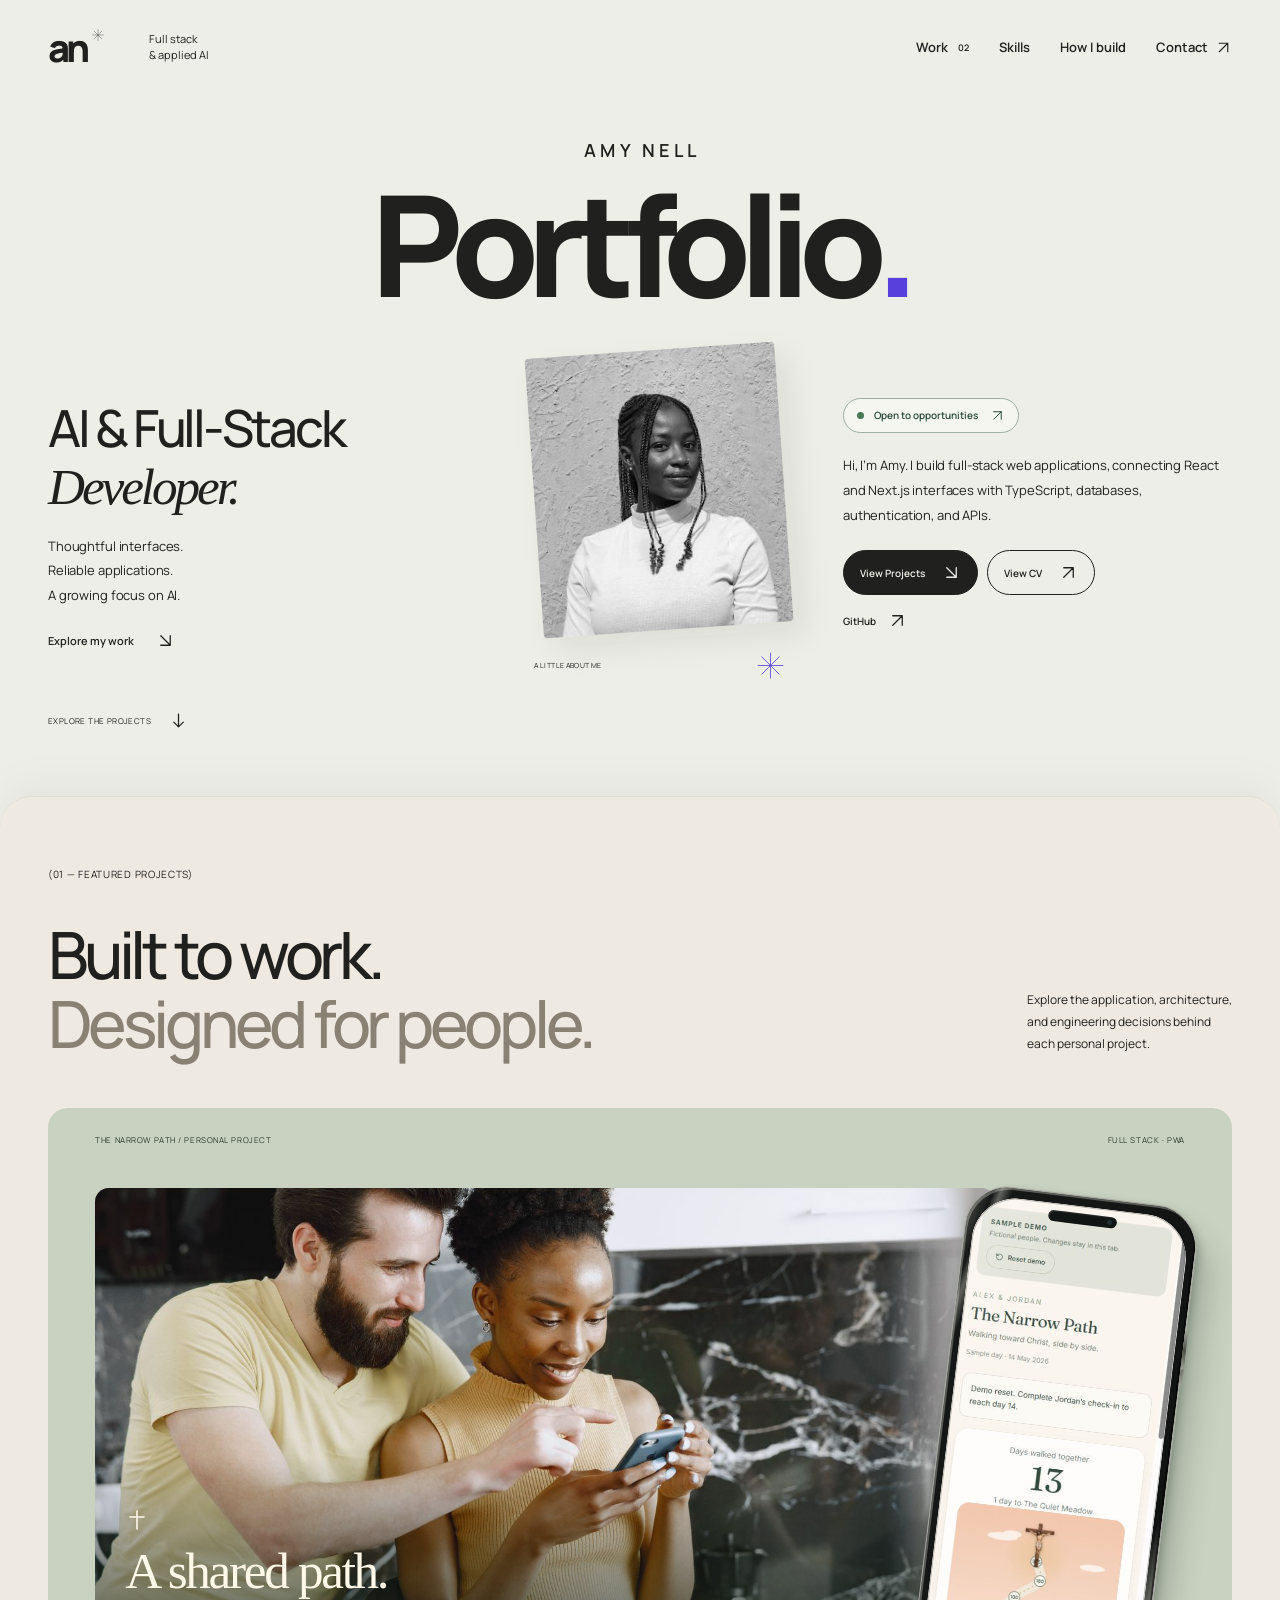
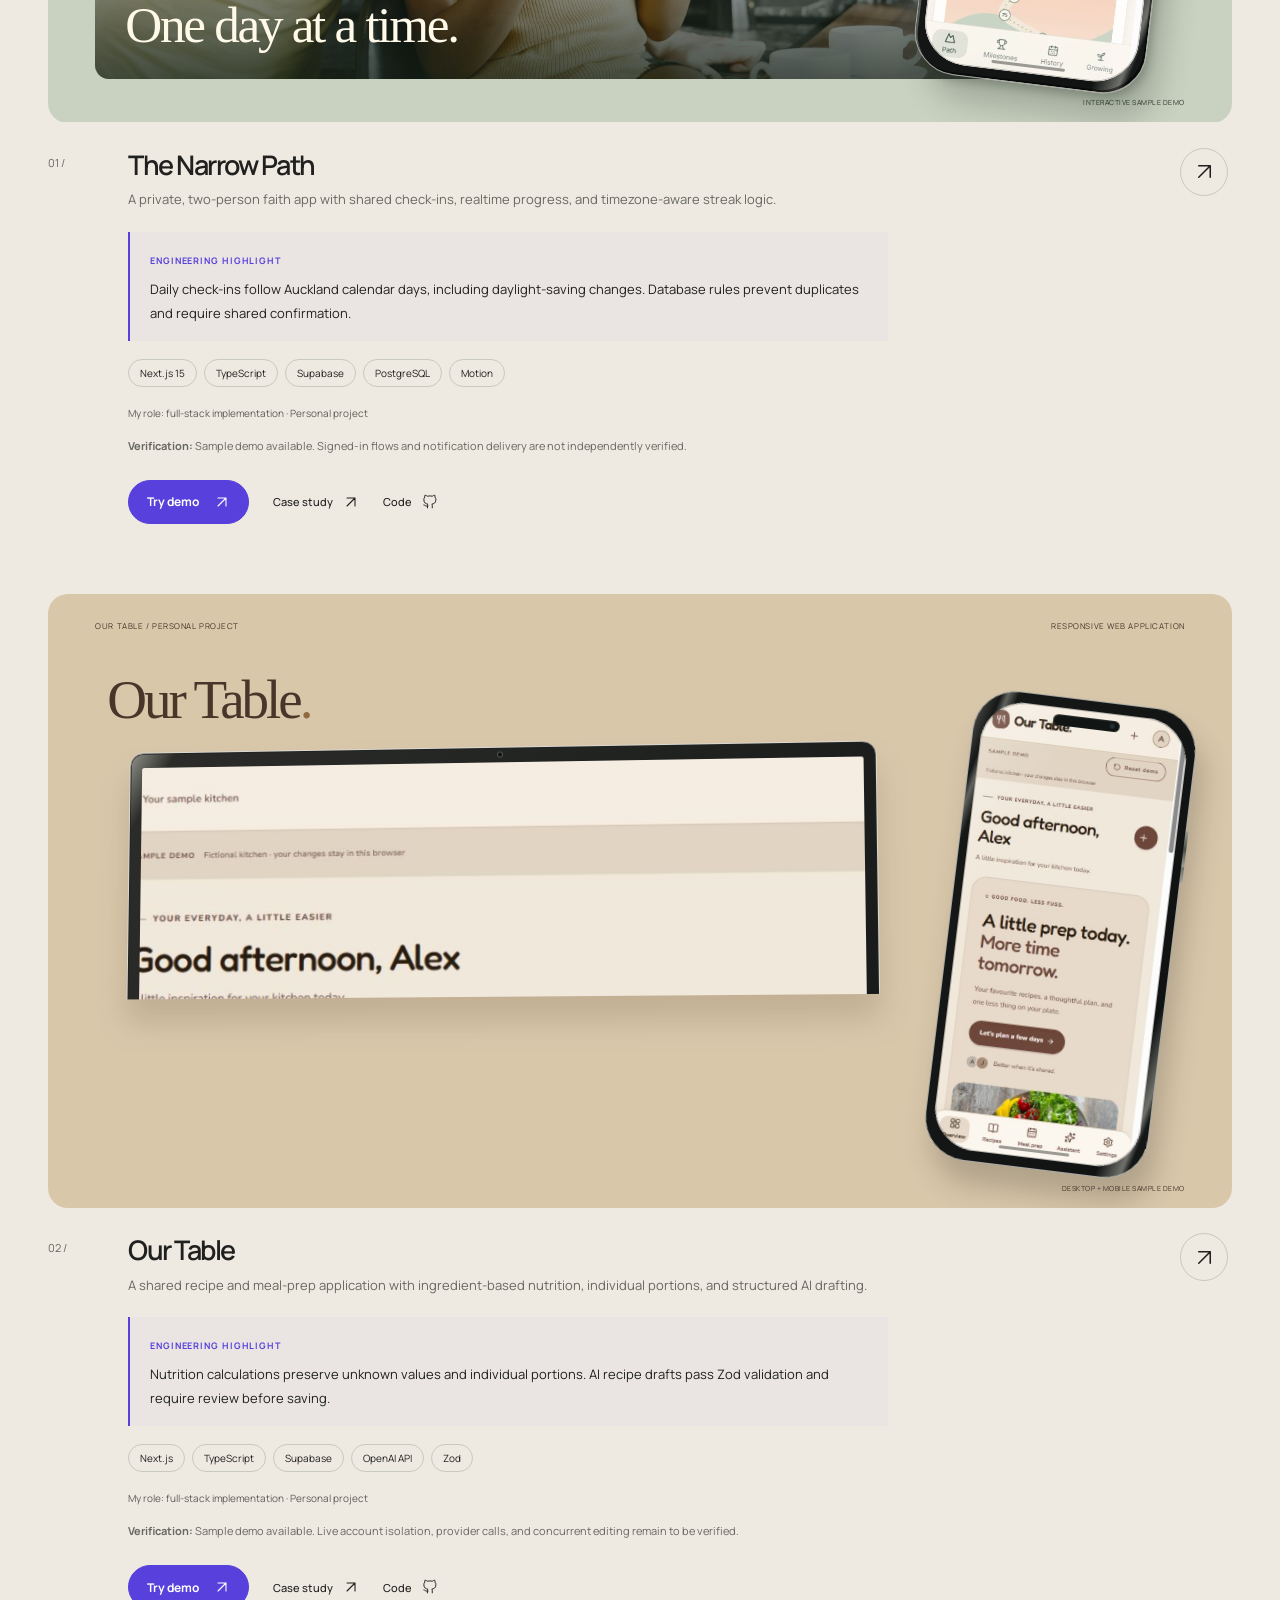
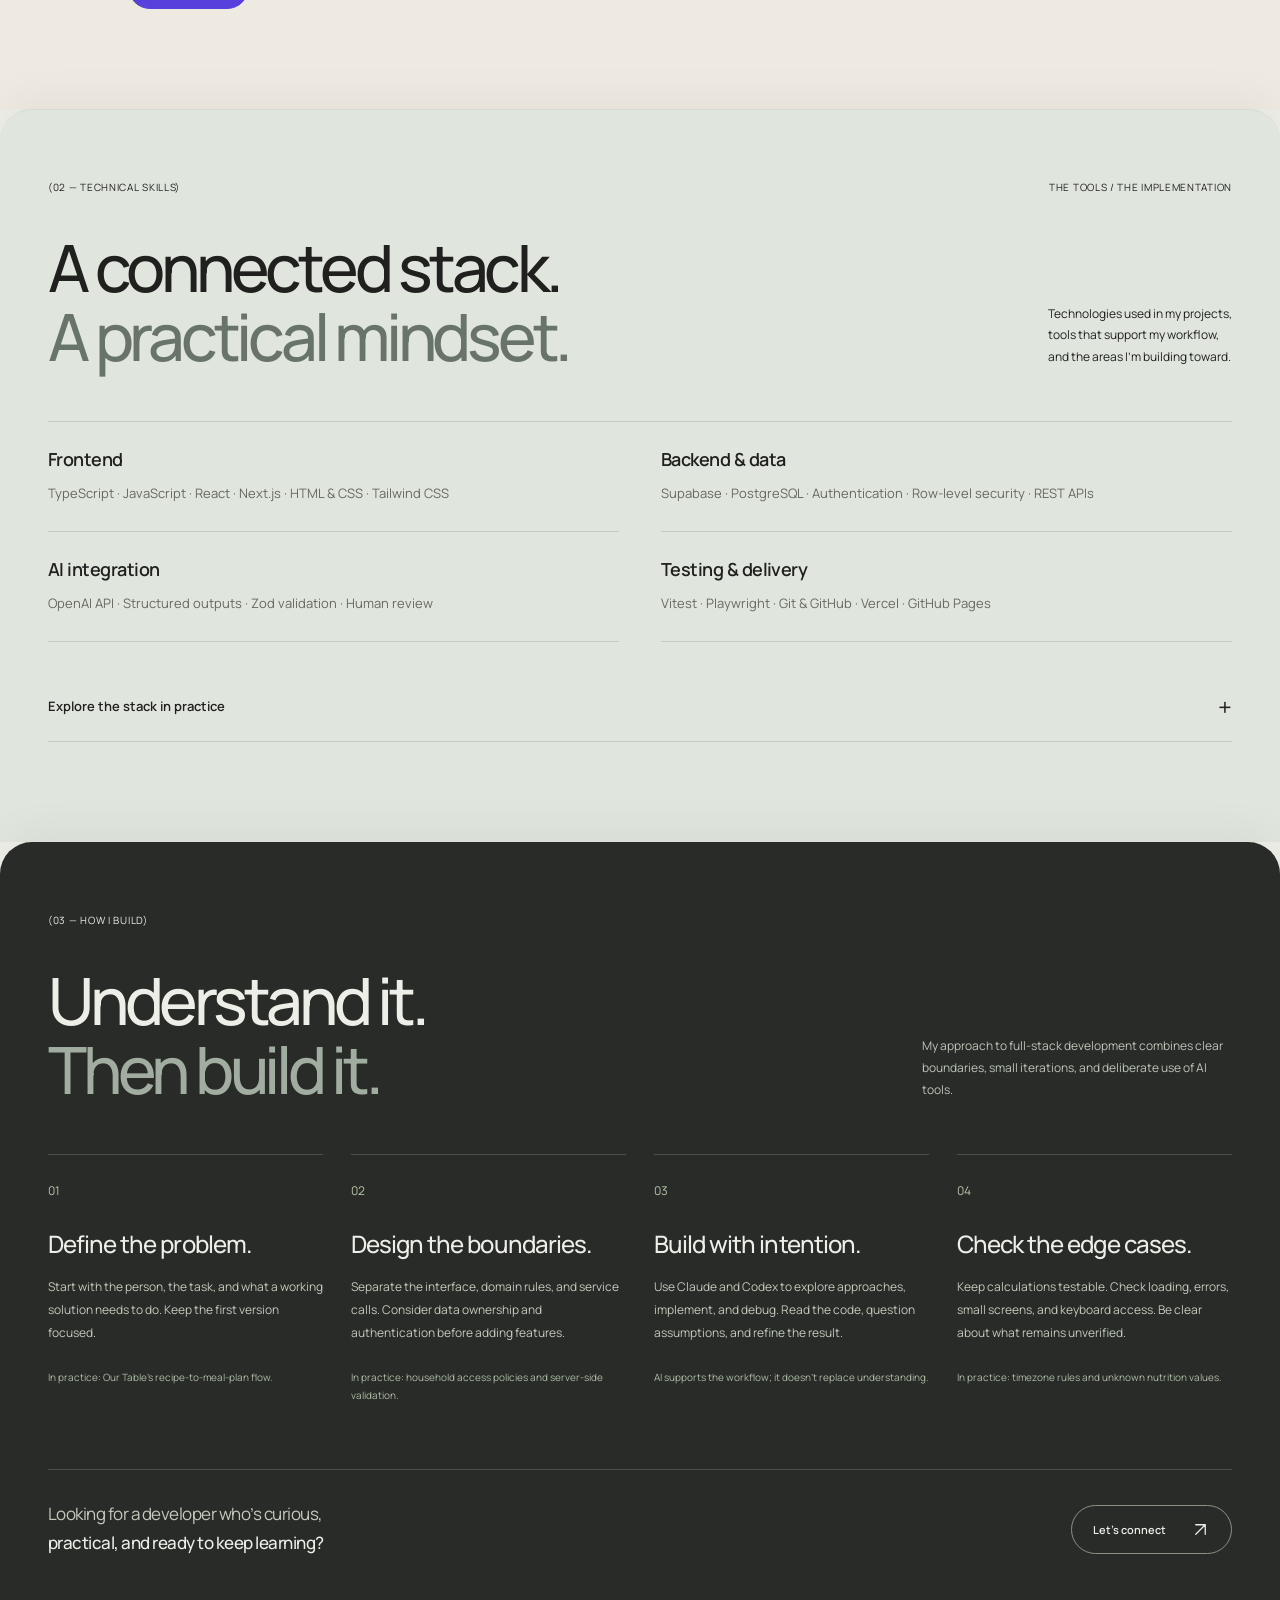
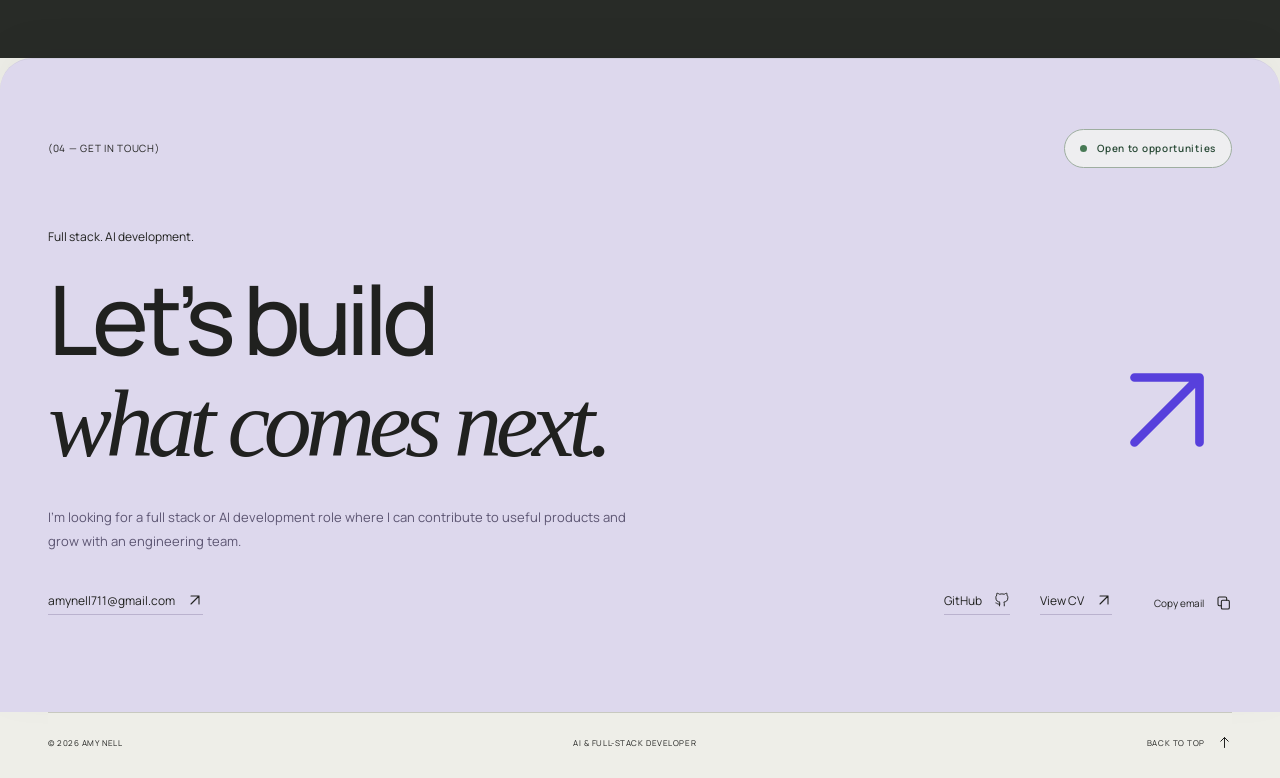
<file: index.html>
<!doctype html>
<html lang="en">
<head>
  <meta charset="UTF-8">
  <meta name="viewport" content="width=device-width, initial-scale=1">
  <meta name="description" content="Amy Nell — AI-focused full-stack developer. Explore real applications, technical case studies, APIs, authentication, databases, and AI-assisted development.">
  <meta name="theme-color" content="#eeeee8">
  <meta property="og:title" content="Amy Nell — AI & Full-Stack Developer">
  <meta property="og:description" content="Real applications. Thoughtful engineering. Explore Amy’s full-stack projects, technical decisions, and approach to AI-assisted development.">
  <meta property="og:type" content="website">
  <meta property="og:url" content="https://amahlenell.github.io/portfolio/">
  <meta property="og:image" content="https://amahlenell.github.io/portfolio/assets/amy-nell.jpg">
  <link rel="canonical" href="https://amahlenell.github.io/portfolio/">
  <title>Amy Nell — AI & Full-Stack Developer</title>
  <link rel="icon" href="assets/favicon.svg" type="image/svg+xml">
  <link rel="preload" href="assets/manrope.woff2" as="font" type="font/woff2" crossorigin>
  <link rel="preload" href="assets/amy-nell.jpg" as="image">
  <link rel="stylesheet" href="style.css">
  <link rel="stylesheet" href="refinements.css">
  <link rel="stylesheet" href="interactions.css">
  <link rel="stylesheet" href="portfolio-update.css">
  <script src="app.js" defer></script>
  <script src="interactions.js" defer></script>
</head>
<body>
  <a class="skip" href="#main">Skip to content</a>
  <div class="progress" aria-hidden="true"></div>
  <header class="header shell">
    <a class="wordmark" href="#home" aria-label="Amy Nell home">an<svg class="brand-star" aria-hidden="true"><use href="assets/icons.svg#star"></use></svg></a>
    <span class="header-role">Full stack<br>& applied AI</span>
    <nav aria-label="Main navigation"><a href="#work">Work <sup>02</sup></a><a href="#skills">Skills</a><a href="#how-i-build">How I build</a><a href="#contact">Contact <svg class="icon" aria-hidden="true"><use href="assets/icons.svg#arrow-up-right"></use></svg></a></nav>
  </header>
  <main id="main" class="stacked-panels">
    <section class="hero panel portfolio-hero" id="home" aria-labelledby="hero-title"><div class="shell">
  <p class="hero-name">AMY NELL</p>
  <h1 id="hero-title" aria-label="Amy Nell’s portfolio">Portfolio<span class="name-dot">.</span></h1>
  <div class="hero-bottom">
    <div class="hero-intro" id="about"><h2>AI & Full-Stack<br><em>Developer.</em></h2><p>Thoughtful interfaces.<br>Reliable applications.<br>A growing focus on AI.</p><a class="text-link" href="#work">Explore my work <svg class="icon" aria-hidden="true"><use href="assets/icons.svg#arrow-down-right"></use></svg></a></div>
    <figure class="portrait"><button class="portrait-toggle" type="button" aria-label="Show portrait in colour" aria-pressed="false"><span class="portrait-frame"><img src="assets/amy-nell.jpg" alt="Amy Nell, AI-focused full-stack developer" width="800" height="800" fetchpriority="high"></span></button><figcaption><span>A LITTLE ABOUT ME</span><svg class="asterisk" aria-hidden="true"><use href="assets/icons.svg#star"></use></svg></figcaption></figure>
    <div class="hero-biography"><a class="status-pill" href="#contact"><span class="status-dot" aria-hidden="true"></span>Open to opportunities <svg class="icon" aria-hidden="true"><use href="assets/icons.svg#arrow-up-right"></use></svg></a><p>Hi, I’m Amy. I build full-stack web applications, connecting React and Next.js interfaces with TypeScript, databases, authentication, and APIs.</p><div class="hero-actions"><a class="button-primary" href="#work">View Projects <svg class="icon" aria-hidden="true"><use href="assets/icons.svg#arrow-down-right"></use></svg></a><a class="button-outline" href="assets/amy-nell-cv.pdf" target="_blank" rel="noopener">View CV <svg class="icon" aria-hidden="true"><use href="assets/icons.svg#arrow-up-right"></use></svg></a><a class="text-link" href="https://github.com/amahlenell" target="_blank" rel="noopener">GitHub <svg class="icon" aria-hidden="true"><use href="assets/icons.svg#arrow-up-right"></use></svg></a></div></div>
  </div><div class="hero-foot"><a href="#work">EXPLORE THE PROJECTS <svg class="icon" aria-hidden="true"><use href="assets/icons.svg#arrow-down"></use></svg></a></div>
 </div></section>

    <section class="work panel" id="work" aria-labelledby="work-title"><div class="shell">
      <div class="section-top"><span>(01 — FEATURED PROJECTS)</span></div>
      <div class="section-heading"><h2 id="work-title">Built to work.<br><span>Designed for people.</span></h2><p>Explore the application, architecture,<br>and engineering decisions behind<br>each personal project.</p></div>
      <article class="project narrow" id="narrow-path">
        <button class="project-visual" data-project="narrow" aria-label="Read The Narrow Path case study"><div class="narrow-cover product-cover">
          <div class="product-cover-header"><span>THE NARROW PATH / PERSONAL PROJECT</span><span>FULL STACK · PWA</span></div>
          <div class="lifestyle-frame"><img src="assets/narrow-path-lifestyle.jpg" alt="Licensed lifestyle photograph of a smiling couple sharing a phone at a table; stock models, not application users" width="1400" height="933" loading="lazy"><div class="lifestyle-copy"><svg class="icon" aria-hidden="true"><use href="assets/icons.svg#cross"></use></svg><h3>A shared path.<span>One day at a time.</span></h3></div></div>
          <div class="device-phone narrow-device"><span class="device-button" aria-hidden="true"></span><span class="device-island" aria-hidden="true"></span><div class="device-screen"><img src="assets/narrow-path-demo-mobile.png" alt="The Narrow Path sample demo with fictional people and shared progress" width="390" height="844" loading="lazy"></div><span class="device-home" aria-hidden="true"></span></div><span class="device-caption">INTERACTIVE SAMPLE DEMO</span>
        </div><span class="project-open" aria-hidden="true">View case study <svg class="icon"><use href="assets/icons.svg#arrow-up-right"></use></svg></span></button>
        
        <div class="project-info"><div class="project-number">01 /</div><div class="project-description"><h3>The Narrow Path</h3><p>A private, two-person faith app with shared check-ins, realtime progress, and timezone-aware streak logic.</p><div class="engineering-highlight"><span>ENGINEERING HIGHLIGHT</span><p>Daily check-ins follow Auckland calendar days, including daylight-saving changes. Database rules prevent duplicates and require shared confirmation.</p></div><div class="tags"><span>Next.js 15</span><span>TypeScript</span><span>Supabase</span><span>PostgreSQL</span><span>Motion</span></div><p class="project-role">My role: full-stack implementation · Personal project</p><p class="verification-note"><strong>Verification:</strong> Sample demo available. Signed-in flows and notification delivery are not independently verified.</p><div class="project-actions"><a class="try-demo" href="https://narrow-path-recruiter-demo.vercel.app/demo" target="_blank" rel="noopener">Try demo <svg class="icon" aria-hidden="true"><use href="assets/icons.svg#arrow-up-right"></use></svg></a><button class="text-link" data-project="narrow">Case study <svg class="icon" aria-hidden="true"><use href="assets/icons.svg#arrow-up-right"></use></svg></button><a href="https://github.com/amahlenell/narrow-path" target="_blank" rel="noopener">Code <svg class="icon" aria-hidden="true"><use href="assets/icons.svg#github"></use></svg></a></div></div><button class="round-link" data-project="narrow" aria-label="Open The Narrow Path case study"><svg class="icon" aria-hidden="true"><use href="assets/icons.svg#arrow-up-right"></use></svg></button></div>
      </article>
      <article class="project table" id="our-table">
        <button class="project-visual" data-project="table" aria-label="Read Our Table case study"><div class="table-cover product-cover">
          <div class="product-cover-header"><span>OUR TABLE / PERSONAL PROJECT</span><span>RESPONSIVE WEB APPLICATION</span></div><div class="table-wordmark">Our Table<span>.</span></div>
          <div class="device-laptop"><div class="laptop-lid"><span class="laptop-camera" aria-hidden="true"></span><div class="laptop-screen"><img src="assets/our-table-demo-desktop.png" alt="Our Table sample kitchen on desktop" width="1265" height="712" loading="lazy"></div></div><div class="laptop-base" aria-hidden="true"></div></div>
          <div class="device-phone table-device"><span class="device-button" aria-hidden="true"></span><span class="device-island" aria-hidden="true"></span><div class="device-screen"><img src="assets/our-table-demo-mobile.png" alt="Our Table sample kitchen on mobile" width="390" height="844" loading="lazy"></div><span class="device-home" aria-hidden="true"></span></div><span class="device-caption">DESKTOP + MOBILE SAMPLE DEMO</span>
        </div><span class="project-open" aria-hidden="true">View case study <svg class="icon"><use href="assets/icons.svg#arrow-up-right"></use></svg></span></button>
        <div class="project-info"><div class="project-number">02 /</div><div class="project-description"><h3>Our Table</h3><p>A shared recipe and meal-prep application with ingredient-based nutrition, individual portions, and structured AI drafting.</p><div class="engineering-highlight"><span>ENGINEERING HIGHLIGHT</span><p>Nutrition calculations preserve unknown values and individual portions. AI recipe drafts pass Zod validation and require review before saving.</p></div><div class="tags"><span>Next.js</span><span>TypeScript</span><span>Supabase</span><span>OpenAI API</span><span>Zod</span></div><p class="project-role">My role: full-stack implementation · Personal project</p><p class="verification-note"><strong>Verification:</strong> Sample demo available. Live account isolation, provider calls, and concurrent editing remain to be verified.</p><div class="project-actions"><a class="try-demo" href="https://our-table-recruiter-demo.vercel.app/" target="_blank" rel="noopener">Try demo <svg class="icon" aria-hidden="true"><use href="assets/icons.svg#arrow-up-right"></use></svg></a><button class="text-link" data-project="table">Case study <svg class="icon" aria-hidden="true"><use href="assets/icons.svg#arrow-up-right"></use></svg></button><a href="https://github.com/amahlenell/our-table" target="_blank" rel="noopener">Code <svg class="icon" aria-hidden="true"><use href="assets/icons.svg#github"></use></svg></a></div></div><button class="round-link" data-project="table" aria-label="Open Our Table case study"><svg class="icon" aria-hidden="true"><use href="assets/icons.svg#arrow-up-right"></use></svg></button></div>
      </article>

    </div></section>
    <section class="skills panel" id="skills" aria-labelledby="skills-title"><div class="shell">
      <div class="section-top"><span>(02 — TECHNICAL SKILLS)</span><span>THE TOOLS / THE IMPLEMENTATION</span></div>
      <div class="section-heading"><h2 id="skills-title">A connected stack.<br><span>A practical mindset.</span></h2><p>Technologies used in my projects,<br>tools that support my workflow,<br>and the areas I’m building toward.</p></div>
      <div class="skills-summary" aria-label="Skills at a glance">
        <div><h3>Frontend</h3><p>TypeScript · JavaScript · React · Next.js · HTML & CSS · Tailwind CSS</p></div>
        <div><h3>Backend & data</h3><p>Supabase · PostgreSQL · Authentication · Row-level security · REST APIs</p></div>
        <div><h3>AI integration</h3><p>OpenAI API · Structured outputs · Zod validation · Human review</p></div>
        <div><h3>Testing & delivery</h3><p>Vitest · Playwright · Git & GitHub · Vercel · GitHub Pages</p></div>
      </div><details class="skills-details"><summary>Explore the stack in practice <span aria-hidden="true">+</span></summary><div class="stack-carousel" role="region" aria-roledescription="carousel" aria-label="Connected tech stack"><div class="stack-deck"><div class="skills-grid stack-track" tabindex="0" aria-label="Tech cards. Use left and right arrow keys.">
        <div class="stack-slide" role="group" aria-roledescription="slide" aria-label="1 of 5: Languages & frameworks" data-stack-index="0"><div class="stack-flip" id="stack-card-0"><article class="skill-card stack-face stack-front"><div class="skill-card-top"><span>01 / LANGUAGES & FRAMEWORKS</span><svg class="icon" aria-hidden="true"><use href="assets/icons.svg#code"></use></svg></div><h3>The application layer.</h3><p>Responsive interfaces, typed application logic, and reusable components.</p><ul class="skill-tags"><li>TypeScript</li><li>JavaScript</li><li>React</li><li>Next.js</li><li>HTML & CSS</li><li>Tailwind CSS</li></ul><span class="stack-number" aria-hidden="true">01</span></article><article class="stack-face stack-back" aria-hidden="true" inert><span class="stack-back-label">01 / IN PRACTICE</span><h3>From component to interaction.</h3><p class="stack-back-lead">I use TypeScript, React, and Next.js to build the application layer.</p><p>The Narrow Path combines a prop-driven animated pathway with daily check-in states. Our Table uses reusable recipe, editing, and cooking interfaces.</p><button class="stack-case-link" data-project="narrow">Explore the frontend <svg class="icon" aria-hidden="true"><use href="assets/icons.svg#arrow-up-right"></use></svg></button><span class="stack-number" aria-hidden="true">01</span></article></div></div>
        <div class="stack-slide" role="group" aria-roledescription="slide" aria-label="2 of 5: Backend, data & APIs" data-stack-index="1"><div class="stack-flip" id="stack-card-1"><article class="skill-card stack-face stack-front"><div class="skill-card-top"><span>02 / BACKEND, DATA & APIs</span><svg class="icon" aria-hidden="true"><use href="assets/icons.svg#database"></use></svg></div><h3>What sits behind it.</h3><p>Server endpoints, relational data, authentication, and user-scoped access.</p><ul class="skill-tags"><li>Supabase</li><li>PostgreSQL</li><li>Auth & RLS</li><li>REST APIs</li><li>Realtime</li><li>Zod validation</li></ul><span class="stack-number" aria-hidden="true">02</span></article><article class="stack-face stack-back" aria-hidden="true" inert><span class="stack-back-label">02 / IN PRACTICE</span><h3>Data with clear boundaries.</h3><p class="stack-back-lead">A useful interface needs reliable rules underneath it.</p><p>My projects use Supabase Auth and PostgreSQL, with user or household access policies. Validation and domain calculations live outside the presentation layer.</p><button class="stack-case-link" data-project="table">Explore the architecture <svg class="icon" aria-hidden="true"><use href="assets/icons.svg#arrow-up-right"></use></svg></button><span class="stack-number" aria-hidden="true">02</span></article></div></div>
        <div class="stack-slide" role="group" aria-roledescription="slide" aria-label="3 of 5: Validation & domain logic" data-stack-index="2"><div class="stack-flip" id="stack-card-2"><article class="skill-card stack-face stack-front"><div class="skill-card-top"><span>03 / VALIDATION & DOMAIN LOGIC</span><svg class="icon" aria-hidden="true"><use href="assets/icons.svg#terminal"></use></svg></div><h3>Rules before rendering.</h3><p>Keep input validation and domain calculations separate from the interface.</p><ul class="skill-tags"><li>Zod</li><li>Domain modules</li><li>Input validation</li></ul><span class="stack-number" aria-hidden="true">03</span></article><article class="stack-face stack-back" aria-hidden="true" inert><span class="stack-back-label">03 / IN PRACTICE</span><h3>Make uncertainty explicit.</h3><p class="stack-back-lead">Our Table preserves missing nutrition values.</p><p>Recipe yield, batch quantities, and per-person portions have distinct meanings. The calculation modules preserve those boundaries when a plan is scaled.</p><button class="stack-case-link" data-project="table">See the engineering decisions <svg class="icon" aria-hidden="true"><use href="assets/icons.svg#arrow-up-right"></use></svg></button><span class="stack-number" aria-hidden="true">03</span></article></div></div>
        <div class="stack-slide" role="group" aria-roledescription="slide" aria-label="4 of 5: AI integrations & automation" data-stack-index="3"><div class="stack-flip" id="stack-card-3"><article class="skill-card stack-face stack-front"><div class="skill-card-top"><span>04 / AI INTEGRATIONS & AUTOMATION</span><svg class="icon" aria-hidden="true"><use href="assets/icons.svg#workflow"></use></svg></div><h3>Intelligence with boundaries.</h3><p>Our Table includes structured recipe drafting and API integrations. My next focus is deeper workflow automation.</p><ul class="skill-tags"><li>OpenAI API</li><li>Structured outputs</li><li>API orchestration</li><li>Human review</li></ul><span class="stack-number" aria-hidden="true">04</span></article><article class="stack-face stack-back" aria-hidden="true" inert><span class="stack-back-label">04 / IN PRACTICE</span><h3>AI where it earns its place.</h3><p class="stack-back-lead">Our Table includes structured recipe drafting.</p><p>The integration validates drafts with Zod and requires review before saving. Nutrition data comes from identified sources. Workflow automation is an area I’m continuing to explore.</p><button class="stack-case-link" data-project="table">Explore the AI integration <svg class="icon" aria-hidden="true"><use href="assets/icons.svg#arrow-up-right"></use></svg></button><span class="stack-number" aria-hidden="true">04</span></article></div></div>
        <div class="stack-slide" role="group" aria-roledescription="slide" aria-label="5 of 5: Developer tools & delivery" data-stack-index="4"><div class="stack-flip" id="stack-card-4"><article class="skill-card stack-face stack-front"><div class="skill-card-top"><span>05 / DEVELOPER TOOLS & DELIVERY</span><svg class="icon" aria-hidden="true"><use href="assets/icons.svg#layers"></use></svg></div><h3>Build. Check. Ship.</h3><p>Version control, deployment, and testable boundaries between the UI, domain logic, and services.</p><ul class="skill-tags"><li>Git & GitHub</li><li>Vercel</li><li>GitHub Pages</li><li>Vitest</li><li>Playwright</li></ul><span class="stack-number" aria-hidden="true">05</span></article><article class="stack-face stack-back" aria-hidden="true" inert><span class="stack-back-label">05 / IN PRACTICE</span><h3>Small iterations. Working software.</h3><p class="stack-back-lead">Version control and verification support the build.</p><p>GitHub keeps the work reviewable. Vercel and GitHub Pages deliver it. The projects include pure-logic tests and browser testing for important user journeys.</p><button class="stack-case-link" data-project="narrow">Read a technical case study <svg class="icon" aria-hidden="true"><use href="assets/icons.svg#arrow-up-right"></use></svg></button><span class="stack-number" aria-hidden="true">05</span></article></div></div>
      </div></div><div class="carousel-toolbar"><button type="button" class="carousel-arrow" data-stack-prev aria-label="Previous tech card"><svg class="icon" aria-hidden="true"><use href="assets/icons.svg#arrow-left"></use></svg></button><div class="carousel-center"><span class="carousel-count" aria-hidden="true"><span id="stack-position">01</span> / 05</span><button type="button" class="stack-flip-button" aria-pressed="false">Flip card <svg class="icon" aria-hidden="true"><use href="assets/icons.svg#expand"></use></svg></button></div><button type="button" class="carousel-arrow" data-stack-next aria-label="Next tech card"><svg class="icon" aria-hidden="true"><use href="assets/icons.svg#arrow-right"></use></svg></button></div><div class="carousel-dots" aria-label="Choose a tech card"><button type="button" data-stack-go="0" aria-label="Show card 1: Languages & frameworks" aria-current="true"><span>01</span></button><button type="button" data-stack-go="1" aria-label="Show card 2: Backend, data & APIs" ><span>02</span></button><button type="button" data-stack-go="2" aria-label="Show card 3: Validation & domain logic" ><span>03</span></button><button type="button" data-stack-go="3" aria-label="Show card 4: AI integrations & automation" ><span>04</span></button><button type="button" data-stack-go="4" aria-label="Show card 5: Developer tools & delivery" ><span>05</span></button></div><p class="sr-only" id="stack-announcement" role="status" aria-live="polite">Card 1 of 5: Languages & frameworks</p></div></details>
    </div></section>

    <section class="process panel" id="how-i-build" aria-labelledby="process-title"><div class="shell">
      <div class="section-top"><span>(03 — HOW I BUILD)</span></div>
      <div class="section-heading"><h2 id="process-title">Understand it.<br><span>Then build it.</span></h2><p>My approach to full-stack development combines clear boundaries, small iterations, and deliberate use of AI tools.</p></div>
      <div class="process-grid"><article><span class="step-number">01</span><h3>Define the problem.</h3><p>Start with the person, the task, and what a working solution needs to do. Keep the first version focused.</p><span class="process-evidence">In practice: Our Table’s recipe-to-meal-plan flow.</span></article><article><span class="step-number">02</span><h3>Design the boundaries.</h3><p>Separate the interface, domain rules, and service calls. Consider data ownership and authentication before adding features.</p><span class="process-evidence">In practice: household access policies and server-side validation.</span></article><article><span class="step-number">03</span><h3>Build with intention.</h3><p>Use Claude and Codex to explore approaches, implement, and debug. Read the code, question assumptions, and refine the result.</p><span class="process-evidence">AI supports the workflow; it doesn’t replace understanding.</span></article><article><span class="step-number">04</span><h3>Check the edge cases.</h3><p>Keep calculations testable. Check loading, errors, small screens, and keyboard access. Be clear about what remains unverified.</p><span class="process-evidence">In practice: timezone rules and unknown nutrition values.</span></article></div>
      <div class="process-footer"><p>Looking for a developer who’s curious,<br><strong>practical, and ready to keep learning?</strong></p><a class="button-outline" href="#contact">Let’s connect <svg class="icon" aria-hidden="true"><use href="assets/icons.svg#arrow-up-right"></use></svg></a></div>
    </div></section>
    <section class="contact panel" id="contact" aria-labelledby="contact-title"><div class="shell">
      <div class="section-top"><span>(04 — GET IN TOUCH)</span><a class="status-pill" href="mailto:amynell711@gmail.com"><span class="status-dot" aria-hidden="true"></span>Open to opportunities</a></div><p>Full stack. AI development.</p><a class="contact-title" href="mailto:amynell711@gmail.com"><h2 id="contact-title">Let’s build<br><em>what comes next.</em></h2><svg class="contact-arrow" aria-hidden="true"><use href="assets/icons.svg#arrow-up-right"></use></svg></a><p class="contact-description">I’m looking for a full stack or AI development role where I can contribute to useful products and grow with an engineering team.</p><div class="contact-links"><a href="mailto:amynell711@gmail.com">amynell711@gmail.com <svg class="icon" aria-hidden="true"><use href="assets/icons.svg#arrow-up-right"></use></svg></a><a href="https://github.com/amahlenell" target="_blank" rel="noopener">GitHub <svg class="icon" aria-hidden="true"><use href="assets/icons.svg#github"></use></svg></a><a href="assets/amy-nell-cv.pdf" target="_blank" rel="noopener">View CV <svg class="icon" aria-hidden="true"><use href="assets/icons.svg#arrow-up-right"></use></svg></a><button id="copy-email" type="button"><span class="copy-label">Copy email</span><svg class="icon" aria-hidden="true"><use href="assets/icons.svg#copy"></use></svg></button></div><p class="copy-status" id="copy-status" role="status"></p>
    </div></section>
  </main>
  <footer class="shell"><span>© <span id="year">2026</span> AMY NELL</span><span>AI & FULL-STACK DEVELOPER</span><a href="#home">BACK TO TOP <svg class="icon" aria-hidden="true"><use href="assets/icons.svg#arrow-up"></use></svg></a></footer>
  <dialog id="case-dialog" aria-labelledby="case-title"><div class="case-shell"><header class="case-header"><a class="wordmark" href="#home" data-close aria-label="Close case study">an<svg class="brand-star" aria-hidden="true"><use href="assets/icons.svg#star"></use></svg></a><span id="case-counter"></span><button class="close-case" type="button">Back to work <svg class="icon" aria-hidden="true"><use href="assets/icons.svg#close"></use></svg></button></header><div id="case-content"></div><footer class="case-footer"><span>MORE TO EXPLORE</span><button id="next-project" type="button"></button></footer></div></dialog>
  <div class="hover-cursor" aria-hidden="true">CASE STUDY<svg class="icon"><use href="assets/icons.svg#arrow-up-right"></use></svg></div>
</body>
</html>
</file>
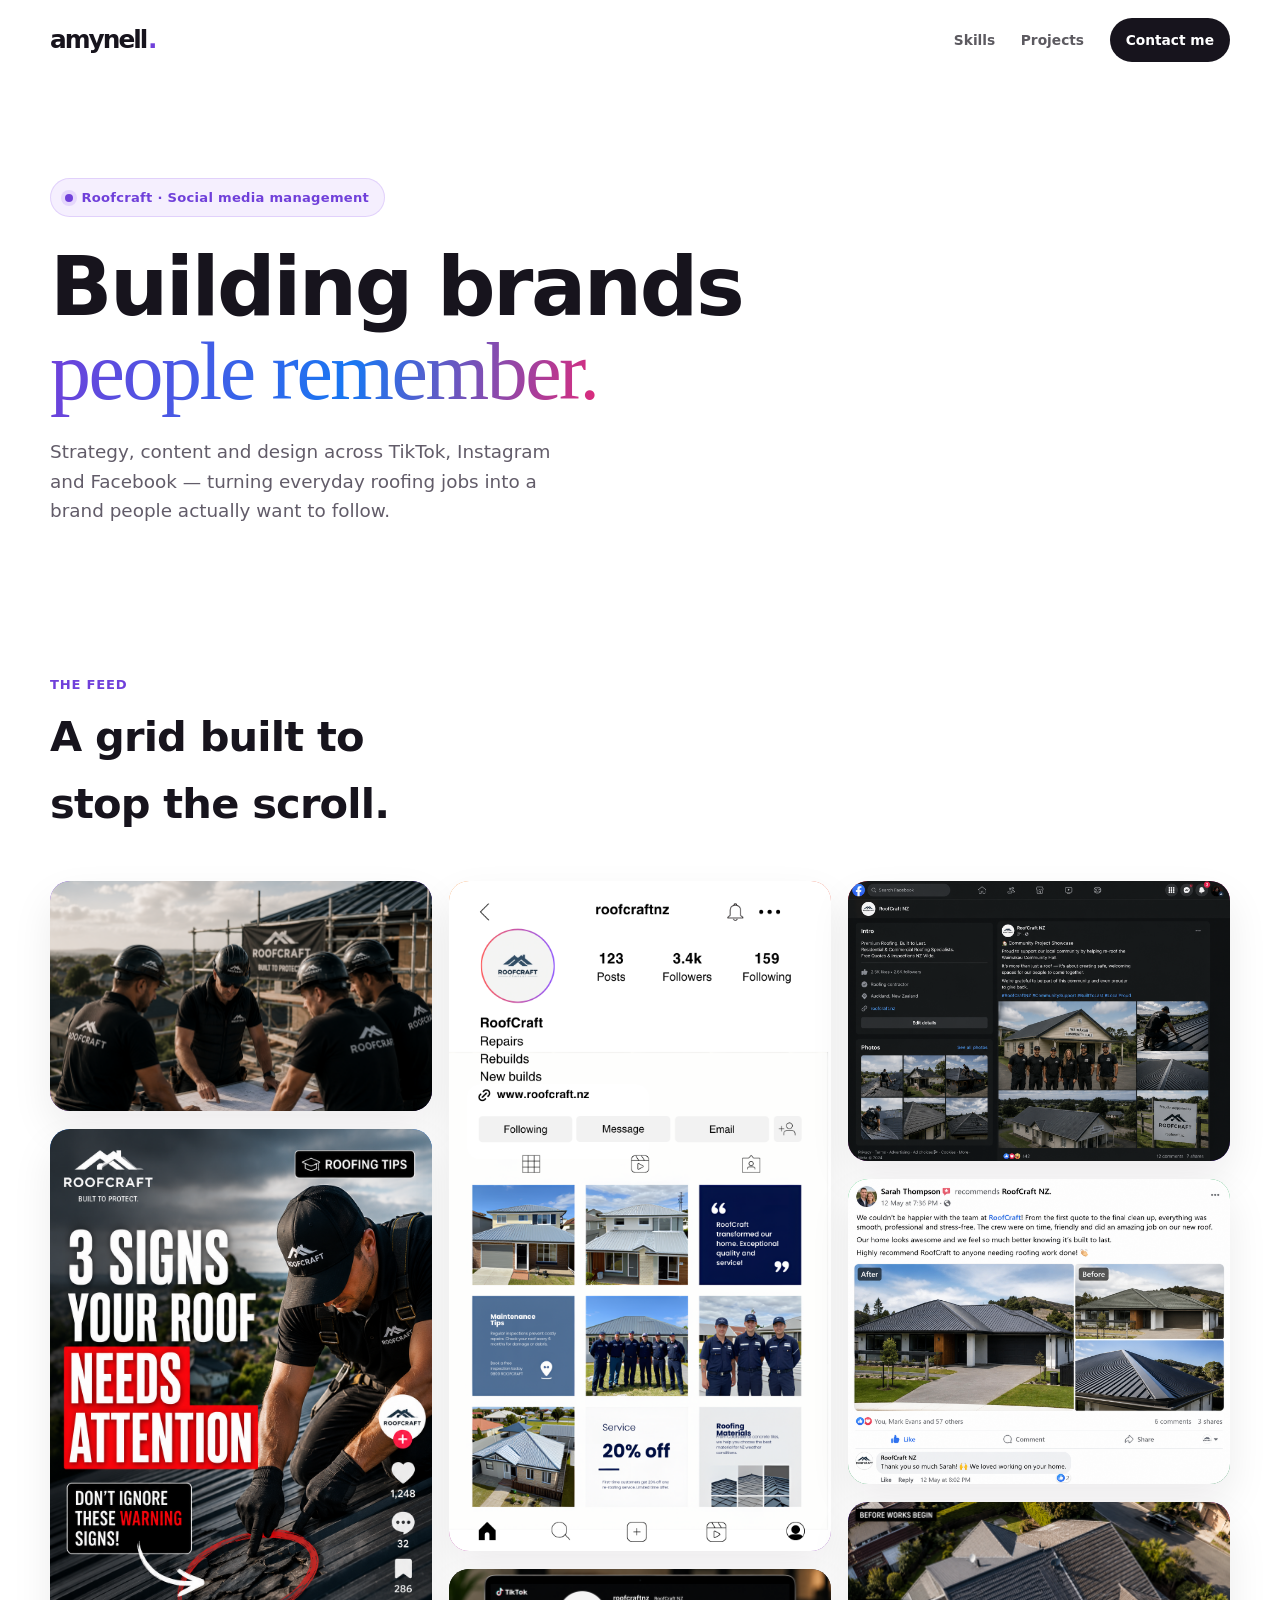
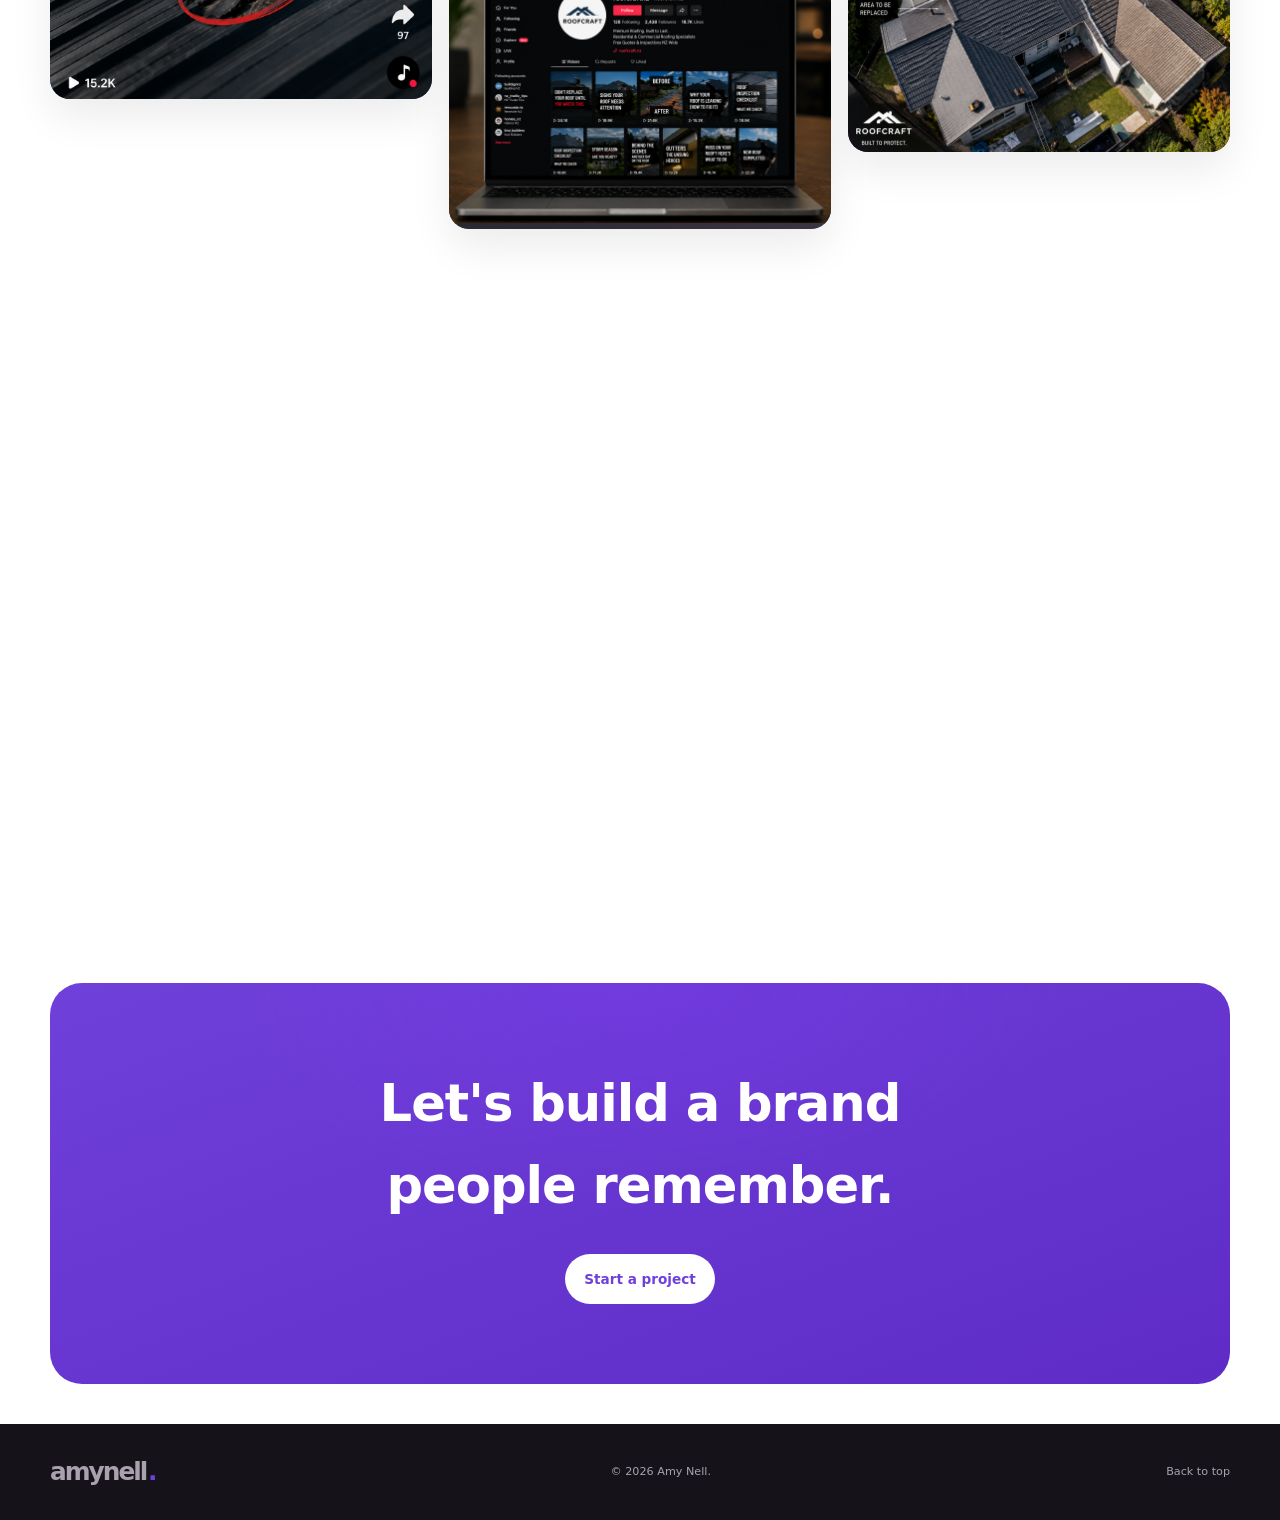
<file: projects/social-media-showcase.html>
<!DOCTYPE html>
<html lang="en">

<head>
    <meta charset="UTF-8">
    <meta name="viewport" content="width=device-width, initial-scale=1">
    <meta name="description" content="Roofcraft social media management — TikTok, Instagram and Facebook content strategy and creation by Amy Nell.">
    <meta name="author" content="Amy Nell">
    <meta name="theme-color" content="#6246ea">

    <title>Roofcraft Social Media Management | Amy Nell</title>

    <link rel="icon" href="../assets/images/favicon.svg" type="image/svg+xml">
    <link rel="stylesheet" href="../assets/css/style.css">
    <link rel="stylesheet" href="../assets/css/refinements.css">

    <script src="../assets/js/app.js" defer></script>

    <style>
        /* ============================================================
           Roofcraft Social Showcase — page-specific styles
           Built on top of the site's existing tokens (--ink, --muted,
           --paper, --wash, --purple, --purple-dark, --line, --radius,
           --shell, --ease). Only new tokens introduced below.
           ============================================================ */

        :root {
            --tt-a: #25F4EE;
            --tt-b: #FE2C55;
            --ig-a: #F58529;
            --ig-b: #DD2A7B;
            --ig-c: #8134AF;
            --fb: #1877F2;
        }

        .rc-back {
            display: inline-flex;
            align-items: center;
            gap: .5rem;
            font-size: .85rem;
            font-weight: 700;
            color: var(--muted);
            padding: 2rem 0 0;
        }

        .rc-back svg { width: 16px; height: 16px; }

        /* ---------- Hero ---------- */

        .rc-hero {
            position: relative;
            overflow: hidden;
            padding: 130px 0 90px;
        }

        .rc-eyebrow {
            display: inline-flex;
            align-items: center;
            gap: .5rem;
            font-size: .82rem;
            font-weight: 700;
            letter-spacing: .02em;
            color: var(--purple);
            background: rgb(124 58 237 / .08);
            border: 1px solid rgb(124 58 237 / .16);
            padding: .5rem .9rem;
            border-radius: 99px;
            margin-bottom: 1.75rem;
        }

        .rc-hero h1 {
            font-size: clamp(2.6rem, 6.4vw, 5.4rem);
            line-height: 1.02;
            letter-spacing: -.03em;
            font-weight: 800;
            max-width: 16ch;
            margin: 0 0 1.5rem;
        }

        .rc-hero h1 em {
            font-style: normal;
            background: linear-gradient(100deg, var(--purple), var(--fb) 55%, var(--ig-b));
            -webkit-background-clip: text;
            background-clip: text;
            color: transparent;
        }

        .rc-hero-sub {
            max-width: 46ch;
            font-size: 1.15rem;
            color: var(--muted);
        }

        .rc-client-row {
            display: flex;
            align-items: center;
            gap: 1rem;
            margin-top: 2.5rem;
            font-size: .85rem;
            font-weight: 700;
            color: var(--muted);
        }

        .rc-client-row span:first-child {
            width: 40px; height: 40px;
            border-radius: 12px;
            background: var(--ink);
            display: grid;
            place-items: center;
            color: #fff;
            font-size: .78rem;
            letter-spacing: -.03em;
        }

        /* ---------- Section shell helper ---------- */

        .rc-section { padding: 40px 0; }
        .rc-section-heading { max-width: 34ch; margin-bottom: 2.75rem; }
        .rc-section-heading .rc-label {
            font-size: .82rem; font-weight: 700; color: var(--purple);
            text-transform: uppercase; letter-spacing: .06em; margin-bottom: .6rem;
        }
        .rc-section-heading h2 {
            font-size: clamp(1.9rem, 3.4vw, 2.6rem);
            letter-spacing: -.02em;
            margin: 0;
        }

        /* ---------- Masonry gallery ---------- */

        .rc-masonry {
            column-count: 3;
            column-gap: 1.1rem;
        }

        .rc-tile {
            break-inside: avoid;
            margin-bottom: 1.1rem;
            border-radius: 1.25rem;
            position: relative;
            overflow: hidden;
            box-shadow: 0 18px 40px rgb(21 19 25 / .08);
            transition: transform .5s var(--ease), box-shadow .5s var(--ease);
        }

        .rc-tile:hover {
            transform: translateY(-6px) scale(1.015);
            box-shadow: 0 30px 60px rgb(21 19 25 / .14);
        }

        .rc-tile img {
            width: 100%;
            display: block;
            object-fit: cover;
        }

        .rc-tile-fill {
            width: 100%;
            display: flex;
            align-items: flex-end;
            padding: 1rem;
        }

        .rc-tile-cap {
            font-size: .78rem;
            font-weight: 700;
            color: #fff;
            background: rgb(21 19 25 / .32);
            backdrop-filter: blur(6px);
            padding: .45rem .75rem;
            border-radius: 99px;
        }

        .g1 { height: 230px; background: linear-gradient(155deg, #7c3aed, #5f20cd 60%, #2c1065); }
        .g2 { height: 570px; background: linear-gradient(155deg, #1877F2, #0d4fb0); }
        .g3 { height: 670px; background: linear-gradient(155deg, #F58529, #DD2A7B 55%, #8134AF); }
        .g4 { height: 260px; background: linear-gradient(155deg, #151319, #3a3540); }
        .g5 { height: 280px; background: linear-gradient(155deg, #FE2C55, #7c3aed); }
        .g6 { height: 305px; background: linear-gradient(155deg, #22c55e, #0f7a3a); }
        .g7 { height: 250px; background: linear-gradient(155deg, #7c3aed, #DD2A7B); }

        .rc-platforms {
            display: grid;
            grid-template-columns: repeat(3, 1fr);
            gap: 1.25rem;
        }

        .rc-platform-card {
            background: var(--wash);
            border: 1px solid var(--line);
            border-radius: var(--radius);
            padding: 2.25rem 2rem;
            transition: transform .4s var(--ease), box-shadow .4s var(--ease), border-color .4s var(--ease);
        }

        .rc-platform-card:hover {
            transform: translateY(-4px);
            box-shadow: 0 24px 50px rgb(21 19 25 / .09);
            border-color: transparent;
        }

        .rc-badge {
            width: 52px; height: 52px;
            border-radius: 16px;
            display: grid;
            place-items: center;
            margin-bottom: 1.5rem;
            color: #fff;
        }

        .rc-badge svg { width: 24px; height: 24px; }

        .badge-tiktok { background: linear-gradient(135deg, #151319, #000); }
        .badge-instagram { background: linear-gradient(135deg, var(--ig-a), var(--ig-b), var(--ig-c)); }
        .badge-facebook { background: var(--fb); }

        .rc-platform-card h3 { font-size: 1.25rem; margin: 0 0 .6rem; letter-spacing: -.01em; }
        .rc-platform-card p { font-size: .95rem; color: var(--muted); margin: 0 0 1.25rem; }

        .rc-metric-chip {
            display: inline-flex;
            font-size: .78rem;
            font-weight: 700;
            color: var(--ink);
            background: #fff;
            border: 1px solid var(--line);
            padding: .4rem .75rem;
            border-radius: 99px;
        }

        /* ---------- Reels ---------- */

        .rc-reels {
            display: grid;
            grid-template-columns: repeat(3, 1fr);
            gap: 1.75rem;
            align-items: start;
        }

        .rc-phone {
            position: relative;
            border-radius: 2.2rem;
            padding: .55rem;
            background: var(--ink);
            box-shadow: 0 30px 70px rgb(21 19 25 / .18);
            transition: transform .5s var(--ease);
        }

        .rc-reels .rc-phone:nth-child(2) { transform: translateY(-22px); }
        .rc-reels .rc-phone:hover { transform: translateY(-30px); }
        .rc-reels .rc-phone:nth-child(2):hover { transform: translateY(-46px); }

        .rc-phone-screen {
            position: relative;
            aspect-ratio: 9 / 16;
            border-radius: 1.7rem;
            overflow: hidden;
            display: grid;
            place-items: center;
        }

        .rc-phone-notch {
            position: absolute;
            top: 10px; left: 50%;
            transform: translateX(-50%);
            width: 70px; height: 18px;
            background: var(--ink);
            border-radius: 99px;
            z-index: 2;
        }

        .rc-play {
            width: 64px; height: 64px;
            border-radius: 50%;
            background: rgb(255 255 255 / .18);
            backdrop-filter: blur(6px);
            border: 1px solid rgb(255 255 255 / .4);
            display: grid;
            place-items: center;
            transition: transform .35s var(--ease), background .35s var(--ease);
        }

        .rc-phone:hover .rc-play {
            transform: scale(1.1);
            background: rgb(255 255 255 / .28);
        }

        .rc-play svg { width: 22px; height: 22px; margin-left: 3px; }

        .rc-reel-cap {
            text-align: center;
            font-size: .85rem;
            font-weight: 700;
            color: var(--ink);
            margin-top: 1rem;
        }

        .rc-reel-cap span { display: block; font-weight: 500; color: var(--muted); margin-top: .2rem; }

        /* ---------- Content we create ---------- */

        .rc-create-grid {
            display: grid;
            grid-template-columns: repeat(3, 1fr);
            gap: 1.1rem;
        }

        .rc-create-item {
            border: 1px solid var(--line);
            border-radius: 1.1rem;
            padding: 1.6rem;
            display: flex;
            align-items: center;
            gap: .9rem;
            transition: border-color .3s var(--ease), background .3s var(--ease);
        }

        .rc-create-item:hover { border-color: rgb(124 58 237 / .3); background: var(--wash); }

        .rc-create-item svg { width: 22px; height: 22px; color: var(--purple); flex-shrink: 0; }
        .rc-create-item span { font-weight: 700; font-size: .95rem; }

        /* ---------- Stats ---------- */

        .rc-stats-band {
            background: var(--ink);
            border-radius: 2rem;
            padding: 3.5rem 2rem;
            display: grid;
            grid-template-columns: repeat(4, 1fr);
            gap: 1rem;
            text-align: center;
        }

        .rc-stat b {
            display: block;
            font-size: clamp(2.2rem, 4vw, 3.2rem);
            font-weight: 800;
            letter-spacing: -.02em;
            background: linear-gradient(100deg, #fff, #c9b8ff);
            -webkit-background-clip: text;
            background-clip: text;
            color: transparent;
        }

        .rc-stat span {
            display: block;
            font-size: .85rem;
            color: rgb(255 255 255 / .6);
            margin-top: .4rem;
            font-weight: 600;
        }

        /* ---------- CTA ---------- */

        .rc-cta {
            border-radius: 2rem;
            padding: 5rem 2rem;
            text-align: center;
            background:
                radial-gradient(600px 300px at 50% 0%, rgb(124 58 237 / .35), transparent 70%),
                linear-gradient(160deg, var(--purple), var(--purple-dark));
            color: #fff;
        }

        .rc-cta h2 {
            font-size: clamp(2rem, 4.4vw, 3.2rem);
            letter-spacing: -.02em;
            margin: 0 0 1.75rem;
            max-width: 16ch;
            margin-inline: auto;
        }

        .rc-cta .button-white { color: var(--purple); }

        /* ---------- Responsive ---------- */

        @media (max-width: 860px) {
            .rc-platforms, .rc-reels, .rc-create-grid { grid-template-columns: 1fr; }
            .rc-masonry { column-count: 2; }
            .rc-stats-band { grid-template-columns: repeat(2, 1fr); }
            .rc-reels .rc-phone:nth-child(2),
            .rc-reels .rc-phone:nth-child(2):hover { transform: none; }
        }

        @media (max-width: 540px) {
            .rc-masonry { column-count: 1; }
        }

        @media (prefers-reduced-motion: reduce) {
            .rc-tile, .rc-platform-card, .rc-phone, .rc-play, .rc-create-item {
                transition: none !important;
            }
            .rc-reels .rc-phone:nth-child(2) { transform: none; }
        }
    </style>
</head>

<body>

    <a class="skip-link" href="#main">Skip to content</a>

    <!-- ================= HEADER ================= -->

    <header class="site-header" data-header>
        <nav class="nav shell" aria-label="Main navigation">

            <a class="brand" href="../index.html#top" aria-label="Amy Nell home">
                amynell<span>.</span>
            </a>

            <div class="nav-links">
                <a href="../index.html#skills">Skills</a>
                <a href="../index.html#work">Projects</a>
                <a href="../index.html#contact" class="nav-contact">Contact me</a>
            </div>

        </nav>
    </header>

    <main id="main">

        <!-- ================= HERO ================= -->

        <section class="rc-hero shell">


            <div style="margin-top:3rem;">
                <p class="rc-eyebrow">
                    <span class="status-dot"></span>
                    Roofcraft &middot; Social media management
                </p>

                <h1>Building brands<br><em>people remember.</em></h1>

                <p class="rc-hero-sub">
                    Strategy, content and design across TikTok, Instagram and
                    Facebook — turning everyday roofing jobs into a brand
                    people actually want to follow.
                </p>
            </div>

        </section>

        <!-- ================= FEED SHOWCASE (masonry) ================= -->

        <section class="rc-section shell">

            <div class="rc-section-heading">
                <div class="rc-label">The feed</div>
                <h2>A grid built to stop the scroll.</h2>
            </div>

            <div class="rc-masonry">
                <div class="rc-tile g1"><img src="../assets/images/roofcraft-crew-at-work.png" alt="Crew at work"><div class="rc-tile-fill"><span class="rc-tile-cap">Facebook &middot; Community post</span></div></div>
                <div class="rc-tile g2"><img src="../assets/images/roofcraft-tiktok-cover.png" alt="TikTok reel cover"><div class="rc-tile-fill"><span class="rc-tile-cap">TikTok &middot; Reel cover</span></div></div>
                <div class="rc-tile g3"><img src="../assets/images/roofcraft-instagram-screenshot.png" alt="Instagram screenshot"><div class="rc-tile-fill"><span class="rc-tile-cap">Behind the scenes &middot; Crew on site</span></div></div>
                <div class="rc-tile g4"><img src="../assets/images/Roofcraft-tiktok-laptop.png" alt="TikTok laptop shot"><div class="rc-tile-fill"><span class="rc-tile-cap">Instagram &middot; Customer testimonial</span></div></div>
                <div class="rc-tile g5"><img src="../assets/images/roofcraft-facebook-community-post.png" alt="Community Post"><div class="rc-tile-fill"><span class="rc-tile-cap">Drone footage &middot; Aerial roof scan</span></div></div>
                <div class="rc-tile g6"><img src="../assets/images/roofcraft-testimonials.png" alt="Customer testimonials"><div class="rc-tile-fill"><span class="rc-tile-cap">TikTok &middot; Educational tip</span></div></div>
                <div class="rc-tile g7"><img src="../assets/images/roofcraft-before-after.png" alt="Before and after roof transformation"><div class="rc-tile-fill"><span class="rc-tile-cap">Instagram &middot; Community project</span></div></div>
            </div>

        </section>

        <!-- ================= PLATFORM CARDS ================= -->

        <section class="rc-section shell">

            <div class="rc-section-heading">
                <div class="rc-label">Where it lives</div>
                <h2>Three platforms, one voice.</h2>
            </div>

            <div class="rc-platforms">

                <article class="rc-platform-card">
                    <div class="rc-badge badge-tiktok">
                        <svg viewBox="0 0 24 24" fill="currentColor"><path d="M16.6 5.82c-1-.87-1.6-2.14-1.6-3.55h-3.14v13.4a3.13 3.13 0 1 1-2.2-2.99V9.4a6.32 6.32 0 1 0 5.34 6.25V9.86a7.2 7.2 0 0 0 4.4 1.5V8.2a4.85 4.85 0 0 1-2.8-2.38Z"/></svg>
                    </div>
                    <h3>TikTok</h3>
                    <p>Fast, funny, built for retention, behind the scences, and job reveals.</p>
                    <span class="rc-metric-chip">Short-form video</span>
                </article>

                <article class="rc-platform-card">
                    <div class="rc-badge badge-instagram">
                        <svg viewBox="0 0 24 24" fill="none" stroke="currentColor" stroke-width="2"><rect x="3" y="3" width="18" height="18" rx="5"/><circle cx="12" cy="12" r="4"/><circle cx="17.5" cy="6.5" r="1"/></svg>
                    </div>
                    <h3>Instagram</h3>
                    <p>A curated grid of transformations, testimonials and reels, perfect front door for new customers.</p>
                    <span class="rc-metric-chip">Feed + Reels + Stories</span>
                </article>

                <article class="rc-platform-card">
                    <div class="rc-badge badge-facebook">
                        <svg viewBox="0 0 24 24" fill="currentColor"><path d="M13.5 21v-8.1h2.7l.4-3.2h-3.1V7.7c0-.9.3-1.6 1.6-1.6h1.7V3.2C16.5 3.1 15.4 3 14.2 3c-2.5 0-4.3 1.5-4.3 4.4v2.3H7.3v3.2h2.6V21h3.6Z"/></svg>
                    </div>
                    <h3>Facebook</h3>
                    <p>Community-first posts, local shout-outs and reviews that turn neighbours into referrals.</p>
                    <span class="rc-metric-chip">Community &amp; reviews</span>
                </article>

            </div>

        </section>

        <!-- ================= CTA ================= -->

        <section class="rc-section shell">

            <div class="rc-cta">
                <h2>Let's build a brand people remember.</h2>
                <a class="button button-white" href="../index.html#contact">Start a project</a>
            </div>

        </section>

    </main>

    <!-- ================= FOOTER ================= -->

    <footer class="footer">
        <div class="shell">
            <a class="brand" href="../index.html#top">amynell<span>.</span></a>
            <p>&copy; <span data-year></span> Amy Nell.</p>
            <a href="../index.html#top">Back to top</a>
        </div>
    </footer>

    <script>
        // Reveal-on-scroll for sections (mirrors site's existing .reveal pattern)
        document.querySelectorAll('.rc-section-heading, .rc-tile, .rc-platform-card, .rc-reels > div, .rc-create-item')
            .forEach(el => el.classList.add('reveal'));

        // Count-up stats when the band scrolls into view
        const statsBand = document.querySelector('[data-stats]');
        if (statsBand) {
            const animate = () => {
                statsBand.querySelectorAll('[data-count]').forEach(el => {
                    const target = parseInt(el.getAttribute('data-count'), 10);
                    const suffix = el.getAttribute('data-suffix') || '';
                    const prefix = el.getAttribute('data-prefix') || '';
                    const override = el.getAttribute('data-label-override');
                    if (override) { el.textContent = override; return; }
                    let current = 0;
                    const step = Math.max(1, Math.round(target / 40));
                    const tick = () => {
                        current = Math.min(target, current + step);
                        el.textContent = prefix + current + suffix;
                        if (current < target) requestAnimationFrame(tick);
                    };
                    tick();
                });
            };
            const io = new IntersectionObserver(entries => {
                entries.forEach(entry => {
                    if (entry.isIntersecting) { animate(); io.disconnect(); }
                });
            }, { threshold: 0.4 });
            io.observe(statsBand);
        }
    </script>

</body>
</html>
</file>
<file: style.css>
@font-face{font-family:Manrope;src:url('assets/manrope.woff2') format('woff2');font-style:normal;font-weight:200 800;font-display:swap}
:root{--paper:#eeeee8;--ink:#20211f;--muted:#676861;--line:#c8c9c0;--accent:#5740dc;--sans:Manrope,Arial,Helvetica,sans-serif}*{box-sizing:border-box}html{scroll-behavior:smooth;scroll-padding-top:32px}body{margin:0;background:var(--paper);color:var(--ink);font-family:var(--sans);font-size:15px;-webkit-font-smoothing:antialiased}body.modal-open{overflow:hidden}::selection{background:#c9bfff;color:#201849}a{color:inherit;text-decoration:none}button{font:inherit;color:inherit;cursor:pointer}a,button{-webkit-tap-highlight-color:transparent}button{border:0}img{display:block;max-width:100%}figure,p,h1,h2,h3{margin:0}button:focus-visible,a:focus-visible{outline:3px solid var(--accent);outline-offset:6px}.shell{width:calc(100% - 96px);max-width:1480px;margin-inline:auto}.skip{position:fixed;top:-80px;left:24px;background:var(--ink);color:white;padding:15px;z-index:100}.skip:focus{top:15px}.progress{height:3px;background:var(--accent);position:fixed;top:0;left:0;width:0;z-index:20}.header{height:108px;display:flex;align-items:center;gap:45px}.wordmark{font-size:38px;line-height:1;font-weight:800;letter-spacing:-4px}.wordmark>span{font:11px var(--sans);letter-spacing:0;vertical-align:top;padding-left:5px}.header-role{font-size:11px;line-height:1.5}.header nav{display:flex;gap:42px;align-items:center;margin-left:auto;font-size:13px;font-weight:600}.header nav a{position:relative}.header nav a:after,.text-link:after{content:'';height:1px;position:absolute;bottom:-5px;left:0;right:0;background:currentColor;transform:scaleX(0);transform-origin:left;transition:transform .25s}.header nav a:hover:after,.text-link:hover:after{transform:scaleX(1)}sup{font-size:9px;margin-left:3px}.header nav a:last-child span{margin-left:18px}.hero{padding-top:27px}.name-top{display:flex;justify-content:space-between;font-size:10px;letter-spacing:.08em}.hero h1{font-size:clamp(100px,20.8vw,320px);font-weight:800;letter-spacing:-.085em;line-height:1.12;white-space:nowrap;margin-left:-.045em;margin-top:1px}.name-dot{color:var(--accent);letter-spacing:-.12em}.hero-bottom{display:grid;grid-template-columns:1fr 1.12fr 1fr;align-items:center;gap:38px;margin-top:30px}.hero-intro{align-self:center}.hero-intro p{font-size:clamp(20px,2.1vw,33px);line-height:1.34;letter-spacing:-.055em;font-weight:500}.hero-intro em{font-family:Georgia,serif;font-weight:400}.text-link{display:inline-flex;align-items:center;gap:45px;font-size:12px;font-weight:600;position:relative}.text-link span{font-size:23px;font-weight:400}.hero-intro .text-link{margin-top:32px}.portrait-frame{overflow:hidden;aspect-ratio:1/1.12;background:#d6d7cf}.portrait img{width:100%;height:100%;object-fit:cover;object-position:center;filter:grayscale(100%);transition:filter .6s,transform .8s}.portrait:hover img{filter:grayscale(0);transform:scale(1.025)}.portrait figcaption{display:flex;justify-content:space-between;font-size:8px;letter-spacing:.06em;margin-top:12px;gap:10px}.hero-side{justify-self:end;display:flex;flex-direction:column;align-items:flex-start}.asterisk{font:110px/1 Arial,sans-serif;color:var(--accent);display:inline-block}.hero-side p{font-size:13px;line-height:1.6;margin-top:28px;letter-spacing:-.02em}.availability{font-size:10px;display:flex;align-items:center;gap:8px;white-space:nowrap}.availability i,.medical-label i{height:6px;width:6px;display:inline-block;border-radius:50%;background:#617655;box-shadow:0 0 0 3px #61765512}.hero-side .availability{margin-top:60px}.hero-foot{display:flex;justify-content:space-between;border-bottom:1px solid var(--line);padding:48px 0 26px;font-size:9px;letter-spacing:.05em}.hero-foot a{display:flex;align-items:center;gap:30px}.hero-foot a span{font-size:22px}.work{padding-top:100px}.section-top{display:flex;justify-content:space-between;gap:20px;font-size:9px;letter-spacing:.07em}.section-heading{display:flex;justify-content:space-between;align-items:flex-end;margin:40px 0 58px;gap:30px}.section-heading h2{font-size:clamp(36px,5.4vw,80px);line-height:1.06;font-weight:500;letter-spacing:-.065em}.section-heading h2 span{color:#84857d}.section-heading>p{font-size:12px;line-height:1.7;margin-bottom:4px}.project{margin-bottom:72px}.project-visual{width:100%;display:block;padding:0;position:relative;overflow:hidden;text-align:left;background:transparent}.project-open{position:absolute;right:24px;bottom:24px;background:var(--paper);padding:15px 21px;border-radius:30px;font-size:11px;opacity:0;transform:translateY(10px);transition:.25s;z-index:4}.project-visual:hover .project-open,.project-visual:focus-visible .project-open{opacity:1;transform:translateY(0)}.narrow-cover{height:clamp(400px,46vw,690px);background:#d5dacb;position:relative;isolation:isolate;padding:5.5%}.cover-title{position:relative;z-index:2}.cover-title>span{font-size:10px;letter-spacing:.18em;color:#3d5142}.cover-title h3{font-family:Georgia,serif;font-size:clamp(46px,7.2vw,105px);letter-spacing:-.06em;font-weight:400;line-height:.99;margin-top:24px;color:#253e30}.cover-title h3 span{font-family:Arial,sans-serif;font-size:.55em;margin-left:20px;font-weight:300}.cover-title p{color:#3c5343;font-size:12px;line-height:1.6;margin-top:24px}.landscape{position:absolute;inset:0;width:100%;height:100%;z-index:-1}.phone{position:absolute;height:84%;aspect-ratio:.48;right:20%;top:12%;background:#f9f6f0;border:6px solid #27342c;border-radius:36px;box-shadow:16px 26px 50px #1d332a38;z-index:3;transform:rotate(9deg);overflow:hidden;transition:transform .7s cubic-bezier(.2,.8,.2,1)}.phone img{height:100%;width:100%;object-fit:cover;object-position:center;max-width:none}.phone-speaker{position:absolute;top:8px;left:33%;width:34%;height:10px;border-radius:20px;background:#27342c;z-index:2}.narrow .project-visual:hover .phone{transform:rotate(5deg) translateY(-8px)}.preview-label{position:absolute;left:5.5%;bottom:22px;font-size:8px;letter-spacing:.08em;z-index:3;color:#203828}.project-info{display:grid;grid-template-columns:60px 1fr 52px;gap:20px;padding:26px 0 0;align-items:start}.project-number{font-size:11px;margin-top:7px;color:var(--muted)}.project-description h3{font-size:27px;letter-spacing:-.055em;font-weight:600;line-height:1.25}.project-description>p{font-size:12px;color:var(--muted);margin-top:7px}.tags{display:flex;gap:7px;flex-wrap:wrap;margin-top:15px}.tags span{font-size:9px;border:1px solid var(--line);border-radius:30px;padding:6px 11px}.round-link{border:1px solid var(--line);background:transparent;border-radius:50%;width:48px;height:48px;font-size:25px;line-height:1;transition:.25s}.round-link:hover{color:white;background:var(--ink);border-color:var(--ink);transform:rotate(45deg)}.table-cover{background:#dac3a3;padding:3.4% 9% 2.6%;height:clamp(420px,49vw,710px);display:flex;flex-direction:column;align-items:center;justify-content:space-between;color:#4d3324}.table-cover-top{width:100%;display:flex;justify-content:space-between;align-items:center;font-size:8px;letter-spacing:.1em;gap:20px}.table-brand{font:clamp(30px,4vw,58px)/1 Georgia,serif;letter-spacing:-.06em;white-space:nowrap}.table-brand span{font:10px var(--sans);vertical-align:top;margin-left:4px}.browser-mockup{width:100%;margin:26px 0 20px;border:5px solid #493b31;border-radius:11px;box-shadow:0 20px 36px #523a2828;overflow:hidden;transform:perspective(1400px) rotateX(3deg);transition:transform .7s;background:#f8f5ec}.table .project-visual:hover .browser-mockup{transform:perspective(1400px) rotateX(0) translateY(-5px)}.browser-bar{height:23px;background:#eee7dc;display:flex;align-items:center;justify-content:space-between;padding:0 12px;font-size:7px;color:#857569}.browser-bar span:first-child{font-size:6px;letter-spacing:2px}.browser-mockup img{width:100%;aspect-ratio:1.78;object-fit:cover}.table-cover-bottom{display:flex;justify-content:space-between;width:100%;align-items:center;font-size:9px;line-height:1.6;gap:20px}.table-cover-bottom>span:last-child{font-size:7px;letter-spacing:.1em}.fork{font-size:40px;line-height:1}.medical-cover{height:clamp(360px,38vw,570px);background:#dddaf0;position:relative;padding:5.5%;overflow:hidden;color:#52418b}.medical-grid{position:absolute;inset:0;background-image:linear-gradient(#52418b12 1px,transparent 1px),linear-gradient(90deg,#52418b12 1px,transparent 1px);background-size:52px 52px;mask-image:linear-gradient(90deg,transparent,#000);pointer-events:none}.medical-label{font-size:9px;letter-spacing:.1em;display:flex;align-items:center;gap:8px;position:relative;z-index:1}.medical-label i{background:#7a69a2}.medical-cover h3{position:relative;z-index:1;font-size:clamp(30px,4.5vw,68px);font-weight:400;letter-spacing:-.055em;line-height:1.08;margin-top:52px}.medical-cover h3 em{font-family:Georgia,serif}.medical-flower{position:absolute;right:5%;height:80%;top:10%;opacity:.55;transition:transform 1.2s}.medical .project-visual:hover .medical-flower{transform:rotate(45deg)}.medical-bottom{position:absolute;bottom:28px;left:5.5%;right:5.5%;display:flex;justify-content:space-between;font-size:8px;letter-spacing:.1em}.soon-tag{vertical-align:middle;display:inline-block;background:#dddaf0;color:#574787;border-radius:20px;padding:5px 9px;font-size:9px;font-weight:500;letter-spacing:0;margin-left:12px}.about{border-top:1px solid var(--line);padding-top:28px;padding-bottom:100px;margin-top:100px}.about-grid{display:grid;grid-template-columns:1fr 1fr;gap:12%;margin-top:62px}.about-left .asterisk{font-size:105px}.about-left h2{font-size:33px;line-height:1.2;letter-spacing:-.055em;font-weight:500;margin-top:28px}.about-left .text-link{margin-top:40px}.about-copy .big-copy{font-size:26px;line-height:1.4;letter-spacing:-.045em;color:var(--ink)}.about-copy>p{font-size:12px;color:var(--muted);line-height:1.9;margin-bottom:22px}.expertise{border-top:1px solid var(--line);padding-top:24px;margin-top:36px;display:grid;grid-template-columns:repeat(3,1fr);gap:15px}.expertise span{font-size:9px;color:var(--muted)}.expertise h3{font-size:20px;letter-spacing:-.04em;margin:15px 0 9px;font-weight:500}.expertise p{font-size:9px;color:var(--muted);line-height:1.8}.marquee{overflow:hidden;border-block:1px solid var(--line);padding:23px 0}.marquee>div{font-size:clamp(28px,4vw,60px);letter-spacing:-.05em;white-space:nowrap;width:max-content;animation:marquee 40s linear infinite}.marquee span{color:var(--accent);margin:0 25px}.marquee:hover>div{animation-play-state:paused}@keyframes marquee{to{transform:translateX(-50%)}}.contact{padding-top:45px;padding-bottom:70px}.contact>p:not(.copy-status){margin-top:70px;font-size:13px}.contact-title{display:flex;justify-content:space-between;align-items:flex-end;margin-top:20px}.contact h2{font-size:clamp(40px,7.5vw,112px);font-weight:500;letter-spacing:-.065em;line-height:1.05}.contact h2 em{font-family:Georgia,serif;font-weight:400}.contact-title>span{font-size:clamp(60px,12vw,175px);line-height:1;color:var(--accent);transition:transform .3s}.contact-title:hover>span{transform:translate(8px,-8px)}.contact-links{display:flex;gap:40px;margin-top:50px;align-items:center;font-size:11px}.contact-links a:first-child{margin-right:auto}.contact-links a{border-bottom:1px solid var(--line);padding-bottom:5px}.contact-links button{background:transparent;font-size:10px;padding:6px 0}.contact-links button span{margin-left:12px}.copy-status{height:16px;margin-top:12px;font-size:11px;color:var(--accent)}body>footer{border-top:1px solid var(--line);padding:22px 0 28px;display:flex;justify-content:space-between;gap:20px;font-size:8px;letter-spacing:.07em}.hover-cursor{pointer-events:none;position:fixed;left:0;top:0;height:88px;width:88px;border-radius:50%;background:var(--ink);color:white;z-index:10;display:grid;place-content:center;font-size:9px;text-align:center;line-height:1.5;opacity:0;transform:translate(-50%,-50%) scale(.5);transition:opacity .2s,transform .2s}.hover-cursor.active{opacity:1;transform:translate(-50%,-50%) scale(1)}
/* Case studies */
dialog{position:fixed;inset:0;max-width:none;max-height:none;width:100%;height:100dvh;margin:0;border:0;padding:0;background:var(--paper);color:var(--ink);overscroll-behavior:contain}dialog::backdrop{background:#222a}.case-shell{max-width:1320px;width:calc(100% - 96px);margin:auto}.case-header{height:95px;display:flex;justify-content:space-between;align-items:center;gap:20px;border-bottom:1px solid var(--line)}.case-header>span{font-size:9px;letter-spacing:.1em}.close-case{display:flex;align-items:center;gap:20px;background:none;font-size:11px}.close-case span{font-size:30px;font-weight:300}.case-title-row{padding:60px 0 36px;display:flex;justify-content:space-between;gap:30px;align-items:flex-end}.case-eyebrow{font-size:10px;letter-spacing:.1em;margin-bottom:20px;color:var(--muted)}.case-title-row h1{font-size:clamp(40px,7vw,100px);letter-spacing:-.065em;font-weight:500;line-height:1}.case-subtitle{font-size:15px;margin-top:20px;color:var(--muted);max-width:600px;line-height:1.6}.case-external{flex-shrink:0;background:var(--ink);color:white;border-radius:30px;padding:15px 24px;font-size:11px}.case-external:hover{background:var(--accent)}.gallery{margin:10px 0 50px}.gallery-stage{position:relative;background:#e3e3db;overflow:hidden;min-height:240px}.gallery-stage>img{width:100%;max-height:590px;object-fit:contain;aspect-ratio:1.78}.gallery-controls{display:flex;gap:10px;align-items:center;margin-top:15px;font-size:9px}.gallery-caption{margin-right:auto;color:var(--muted)}.gallery-index{min-width:42px;text-align:center}.gallery-controls button{width:34px;height:34px;border:1px solid var(--line);border-radius:50%;background:none;font-size:19px}.gallery-controls button:hover{background:var(--ink);color:white}.gallery-expand{position:absolute;right:14px;top:14px;border-radius:30px;background:var(--paper);padding:9px 14px;font-size:10px}.gallery-stage.expanded>img{max-height:none;aspect-ratio:auto}.case-body{display:grid;grid-template-columns:230px 1fr;gap:8%;padding-bottom:60px}.case-meta>div{border-top:1px solid var(--line);padding:18px 0}.case-meta h3{font-size:9px;font-weight:500;letter-spacing:.08em;color:var(--muted);margin-bottom:12px}.case-meta p{font-size:12px;line-height:1.7}.case-meta .tags{margin:0}.case-meta .tags span{font-size:9px}.case-meta a{font-size:11px;text-decoration:underline;text-underline-offset:5px}.case-tabs{display:flex;border-bottom:1px solid var(--line);gap:28px;margin-bottom:32px}.case-tabs button{background:none;padding:0 0 15px;font-size:12px;color:var(--muted);position:relative}.case-tabs button[aria-selected=true]{color:var(--ink)}.case-tabs button[aria-selected=true]:after{content:'';position:absolute;bottom:-1px;left:0;right:0;height:2px;background:var(--accent)}.story-block{margin-bottom:32px}.story-block>span{font-size:9px;color:var(--accent);letter-spacing:.07em}.story-block h2{font-size:29px;font-weight:500;letter-spacing:-.045em;line-height:1.2;margin:13px 0}.story-block p{font-size:13px;color:var(--muted);line-height:1.9;max-width:720px}.story-block ul{font-size:13px;line-height:1.9;color:var(--muted);padding-left:18px}.story-note{padding:20px;border-left:2px solid var(--accent);background:#ded9f044;font-size:12px;line-height:1.8}.case-footer{border-top:1px solid var(--line);padding:25px 0 50px;display:flex;align-items:center;justify-content:space-between;gap:20px}.case-footer>span{font-size:9px;color:var(--muted)}.case-footer button{background:none;font-size:clamp(22px,4vw,50px);letter-spacing:-.05em}.case-footer button:hover{color:var(--accent)}[hidden]{display:none!important}
@media(hover:none),(pointer:coarse){.hover-cursor{display:none}.project-open{opacity:1;transform:none;font-size:10px;padding:11px 16px;right:16px;bottom:16px}}
@media(min-width:1550px){.hero h1{font-size:320px}.hero-bottom{gap:65px}.hero-side{justify-self:center}.hero-intro p{font-size:33px}}
@media(max-width:900px){.shell,.case-shell{width:calc(100% - 48px)}.header{height:90px;gap:26px}.header nav{gap:24px}.hero{padding-top:20px}.hero h1{font-size:21vw}.hero-bottom{gap:20px;grid-template-columns:1fr 1.25fr .8fr}.hero-side p{font-size:11px}.hero-side .availability{margin-top:32px;font-size:8px}.hero-side .asterisk{font-size:80px}.portrait figcaption{font-size:6px}.hero-intro .text-link{font-size:10px;gap:20px}.hero-foot{font-size:8px}.section-heading>p{font-size:11px}.phone{right:15%;height:80%;top:13%;border-width:5px;border-radius:27px}.cover-title h3{font-size:62px}.table-cover{padding:4% 6%}.table-cover-top{font-size:6px}.medical-flower{right:0;width:43%}.about-grid{gap:7%}.about-copy .big-copy{font-size:23px}.about-left h2{font-size:28px}.expertise{gap:10px}.case-body{grid-template-columns:190px 1fr;gap:5%}}
@media(max-width:600px){.shell,.case-shell{width:calc(100% - 36px)}.header{height:80px;gap:16px}.wordmark{font-size:32px}.header-role{display:none}.header nav{gap:22px;font-size:11px}.header nav a:last-child span{margin-left:5px}.name-top{font-size:6.5px;letter-spacing:.06em}.hero{padding-top:18px}.hero h1{font-size:21vw;line-height:1.3;margin-top:6px}.hero-bottom{display:grid;grid-template-columns:1fr 1fr;gap:26px 18px;margin-top:12px}.portrait{grid-column:1/-1;grid-row:1;width:76%;margin-inline:auto}.portrait-frame{aspect-ratio:1/1.08}.portrait figcaption{font-size:6.5px;gap:5px}.hero-intro p{font-size:22px}.hero-intro .text-link{margin-top:18px;gap:24px}.hero-side{justify-self:end;padding-right:5px}.hero-side .asterisk{font-size:62px}.hero-side p{display:none}.hero-side .availability{margin-top:25px;font-size:8px}.hero-foot{padding-top:30px;font-size:6.5px;gap:20px;align-items:center}.hero-foot a{gap:12px}.work{padding-top:62px}.section-top{font-size:7px;line-height:1.7}.section-top>span:last-child{max-width:150px;text-align:right}.section-heading{display:block;margin-top:28px;margin-bottom:32px}.section-heading h2{font-size:43px}.section-heading>p{margin-top:22px;line-height:1.6}.section-heading>p br{display:none}.project{margin-bottom:45px}.narrow-cover{height:390px;padding:28px 24px}.cover-title>span{font-size:7px}.cover-title h3{font-size:47px;margin-top:20px}.cover-title h3 span{display:none}.cover-title p{font-size:10px;margin-top:18px}.phone{right:9%;height:65%;top:29%;border-radius:22px;border-width:4px;transform:rotate(8deg)}.phone-speaker{height:7px;top:6px}.landscape{object-position:right}.preview-label{font-size:6px;bottom:16px}.project-open{right:12px;bottom:12px;padding:9px 12px;font-size:9px}.project-info{grid-template-columns:28px 1fr 37px;gap:8px;padding-top:18px}.project-number{font-size:9px}.project-description h3{font-size:23px}.project-description>p{font-size:10px;line-height:1.6}.tags{gap:5px;margin-top:12px}.tags span{font-size:8px;padding:5px 8px}.round-link{width:36px;height:36px;font-size:21px}.table-cover{height:350px;padding:25px 18px 22px}.table-cover-top{flex-wrap:wrap;justify-content:center;gap:12px}.table-cover-top>span:not(.table-brand){display:none}.table-brand{font-size:45px}.browser-mockup{margin:20px 0;border:3px solid #493b31;border-radius:7px;width:106%}.browser-bar{height:18px;font-size:6px;padding-inline:8px}.table-cover-bottom{font-size:8px;gap:10px}.table-cover-bottom>span:last-child{font-size:6px;max-width:80px;text-align:right}.fork{font-size:28px}.medical-cover{height:330px;padding:30px 24px}.medical-label{font-size:7px}.medical-cover h3{font-size:35px;margin-top:42px}.medical-flower{height:70%;top:31%;right:-50px;width:62%;opacity:.35}.medical-bottom{bottom:22px;font-size:6px;left:24px;right:24px}.medical .project-description h3{font-size:20px}.soon-tag{font-size:7px;margin-left:0;margin-top:7px;display:table}.about{margin-top:65px;padding-top:24px;padding-bottom:58px}.about-grid{grid-template-columns:1fr;gap:40px;margin-top:35px}.about-left{display:grid;grid-template-columns:1fr 60px;gap:20px}.about-left .asterisk{font-size:65px;grid-column:2;grid-row:1}.about-left h2{grid-row:1;margin-top:0;font-size:29px}.about-left .text-link{margin-top:0;grid-column:1}.about-copy .big-copy{font-size:24px}.about-copy>p{font-size:12px}.expertise h3{font-size:21px}.expertise p{font-size:8px}.marquee{padding:18px 0}.marquee>div{font-size:32px}.contact{padding-top:28px;padding-bottom:30px}.contact>p:not(.copy-status){margin-top:45px;font-size:11px}.contact h2{font-size:42px}.contact-title{gap:4px;align-items:flex-start}.contact-title>span{font-size:52px}.contact-links{gap:18px;flex-wrap:wrap;margin-top:32px;font-size:10px}.contact-links a:first-child{width:100%;margin-right:0;border-bottom:0}.contact-links button{margin-left:auto;font-size:10px}body>footer{font-size:6px;gap:10px;padding:18px 0 22px}body>footer>span:nth-child(2){display:none}.case-header{height:76px}.case-header>span{font-size:7px}.close-case{gap:12px;font-size:10px}.case-title-row{display:block;padding:38px 0 28px}.case-title-row h1{font-size:47px}.case-eyebrow{font-size:8px;margin-bottom:15px}.case-subtitle{font-size:12px;margin-top:16px}.case-external{display:inline-block;margin-top:22px;padding:12px 20px}.gallery{margin:0 0 35px}.gallery-stage{min-height:0}.gallery-stage>img{aspect-ratio:1.28;object-fit:contain}.gallery-controls{gap:7px;font-size:8px;flex-wrap:wrap}.gallery-caption{width:calc(100% - 110px);line-height:1.6}.gallery-controls button{width:28px;height:28px;font-size:16px}.gallery-index{min-width:25px;font-size:8px}.gallery-expand{font-size:8px;padding:7px 10px;right:8px;top:8px}.case-body{grid-template-columns:1fr;gap:30px;padding-bottom:25px}.case-meta{display:grid;grid-template-columns:1fr 1fr;gap:0 20px}.case-meta>div{padding:14px 0}.case-meta h3{font-size:8px}.case-meta p{font-size:11px}.case-tabs{gap:24px;margin-bottom:28px}.case-tabs button{font-size:11px}.story-block h2{font-size:26px}.story-block p,.story-block ul{font-size:12px}.case-footer{padding:22px 0 35px}.case-footer>span{font-size:8px}.case-footer button{font-size:25px}}
@media(prefers-reduced-motion:reduce){html{scroll-behavior:auto}*,*:before,*:after{animation:none!important;transition:none!important}.hover-cursor{display:none}}
</file>
<file: refinements.css>
/* Recruitment-focused refinements. Shared typography and case-study patterns remain in style.css. */
:root{--sage:#e0e5de;--warm:#eee9e1;--night:#282b27;--lilac:#ddd8ed}
.icon,.brand-star,.asterisk,.contact-arrow{fill:none;stroke:currentColor;stroke-width:1.6;stroke-linecap:round;stroke-linejoin:round;flex-shrink:0}.icon{width:19px;height:19px;vertical-align:middle}.brand-star{width:12px;height:12px;vertical-align:top;margin:1px 0 0 6px}.wordmark{display:inline-flex;align-items:flex-start}.header{height:94px}.header nav{gap:30px}.header nav a{display:inline-flex;align-items:center;gap:7px}.header nav .icon{width:17px;height:17px}.header-role{font-size:11px}
.stacked-panels{isolation:isolate}.panel{position:relative;width:100%;margin:0;padding:70px 0 100px;background:var(--paper);border-radius:32px 32px 0 0;box-shadow:0 -14px 40px #20211f0a;scroll-margin-top:0}.panel+.panel{margin-top:-30px;border-top:1px solid #20211f10}.hero{z-index:1;box-shadow:none;border-radius:0;padding:22px 0 40px}.skills{z-index:2;background:var(--sage)}.work{z-index:3;background:var(--warm)}.process{z-index:4;background:var(--night);color:var(--paper)}.contact{z-index:5;background:var(--lilac);padding-bottom:65px}
.hero h1{margin-top:6px;line-height:1.08}.hero-bottom{grid-template-columns:1.55fr .85fr;gap:9%;margin-top:24px;align-items:center}.hero-intro{max-width:750px;align-self:center}.hero-intro h2{font-size:clamp(34px,4.7vw,72px);letter-spacing:-.06em;font-weight:500;line-height:1.05;margin:25px 0 19px}.hero-intro h2 em{font-family:Georgia,serif;font-weight:400}.hero-intro>p{font-size:15px;line-height:1.75;letter-spacing:-.01em;font-weight:400;max-width:650px}.hero-intro>p.hero-detail{font-size:12px;line-height:1.9;color:var(--muted);margin-top:15px;max-width:610px}.portrait{width:100%;max-width:350px;justify-self:end}.portrait-frame{aspect-ratio:1/1.16;border-radius:4px}.portrait figcaption{font-size:7px}.portrait figcaption>span:last-child{text-align:right}.hero-foot{padding-top:40px;border:0;align-items:center}.hero-foot a{gap:18px}.hero-actions{display:flex;align-items:center;gap:12px;flex-wrap:wrap;margin-top:28px}.button-primary,.button-outline{display:inline-flex;align-items:center;justify-content:center;gap:25px;font-size:11px;font-weight:600;border-radius:32px;padding:14px 21px;border:1px solid var(--ink);transition:background .2s,color .2s,transform .2s}.button-primary{background:var(--ink);color:var(--paper)}.button-outline{background:transparent}.button-primary:hover{background:var(--accent);border-color:var(--accent);transform:translateY(-2px)}.button-outline:hover{background:var(--ink);color:var(--paper)}.hero-actions .text-link{font-size:11px;gap:15px;margin:0 0 0 8px}.text-link{gap:18px}.status-pill{display:inline-flex;gap:10px;align-items:center;border:1px solid #9eaea0;background:#f7faf3a6;padding:11px 15px;border-radius:40px;font-size:10px;line-height:1.5;font-weight:600;color:#294a36;transition:background .25s,border-color .25s;max-width:100%}.status-pill:hover{background:#f8fff5;border-color:#5d8865}.status-pill .icon{width:15px;height:15px;margin-left:2px}.status-dot{width:7px;height:7px;border-radius:50%;background:#477955;flex-shrink:0;animation:status-pulse 3.5s ease-out infinite}@keyframes status-pulse{0%,100%{box-shadow:0 0 0 3px #47795512}50%{box-shadow:0 0 0 6px #47795500}}
.section-top{font-size:10px;line-height:1.5;align-items:center}.section-heading{margin:38px 0 50px;gap:45px}.section-heading h2{font-size:clamp(38px,5.1vw,76px)}.section-heading h2 span{color:#697469}.section-heading>p{font-size:12px;line-height:1.8;max-width:310px}.skills-grid{display:grid;grid-template-columns:repeat(6,minmax(0,1fr));gap:18px}.skill-card{grid-column:span 2;border:1px solid #aab5a56b;background:#eef1e94f;border-radius:14px;padding:26px 22px;min-width:0}.skill-card:nth-child(n+4){grid-column:span 3}.skill-card-top{display:flex;align-items:center;justify-content:space-between;gap:12px;margin-bottom:30px}.skill-card-top>span{font-size:8px;letter-spacing:.05em;line-height:1.6}.skill-card-top .icon{width:22px;height:22px;color:#53694d}.skill-card h3{font-size:23px;font-weight:500;letter-spacing:-.045em;line-height:1.2}.skill-card>p{font-size:12px;line-height:1.9;color:#535e52;margin-top:14px;max-width:460px}.skill-tags{list-style:none;display:flex;gap:7px;flex-wrap:wrap;margin:22px 0 0;padding:0}.skill-tags li{font-size:9px;border:1px solid #a8b3a3;border-radius:30px;padding:6px 10px}.skill-note{display:block;font-size:10px;line-height:1.7;color:#596553;margin-top:18px}.skills-foot{display:flex;gap:25px;border-top:1px solid #aab5a5;margin-top:36px;padding-top:28px;align-items:center}.skills-foot .asterisk{height:50px;width:50px;color:var(--accent)}.skills-foot p{font-size:12px;line-height:1.9;max-width:760px;color:#4e5c4e}.skills-foot strong{font-weight:600;color:var(--ink)}
.work .section-heading h2 span{color:#8a8175}.project{margin-bottom:70px}.project:last-child{margin-bottom:0}.project-visual{border-radius:20px;isolation:isolate}.product-cover{position:relative;height:clamp(450px,48vw,690px);padding:0;display:block;overflow:hidden}.product-cover-header{position:absolute;left:4%;right:4%;top:26px;display:flex;justify-content:space-between;gap:20px;font-size:8px;letter-spacing:.07em;z-index:3;line-height:1.6}.narrow-cover{background:#c9d1c0;color:#2b3b2d}.lifestyle-frame{position:absolute;left:4%;top:13%;width:76%;height:80%;border-radius:14px;overflow:hidden;background:#a6ac98}.lifestyle-frame>img{width:100%;height:100%;object-fit:cover;object-position:43% center}.lifestyle-frame:after{content:'';position:absolute;inset:0;background:linear-gradient(0deg,#142015c2,transparent 45%)}.lifestyle-copy{position:absolute;bottom:28px;left:30px;color:#fff9e9;z-index:1}.lifestyle-copy .icon{width:24px;height:24px;margin-bottom:12px}.lifestyle-copy h3{font-family:Georgia,serif;font-weight:400;font-size:clamp(27px,4vw,58px);letter-spacing:-.045em;line-height:1.05}.device-phone{position:absolute;width:auto;height:80%;aspect-ratio:414/872;border-radius:clamp(20px,3.4vw,48px);padding:10px 8px;background:linear-gradient(105deg,#585852,#141716 7%,#62635e 9%,#151817 12%,#101312 86%,#70716b 93%,#141716 95%);border:1px solid #a8a8a2;box-shadow:2px 2px 0 #e3e3da55 inset,-2px -2px 0 #0008 inset,15px 25px 30px #2436293b,3px 5px 8px #14211940;overflow:visible;z-index:4;transition:transform .65s cubic-bezier(.2,.8,.2,1)}.device-screen{position:relative;width:100%;height:100%;border-radius:inherit;overflow:hidden;background:#faf6ef;isolation:isolate}.device-screen:after{content:'';pointer-events:none;position:absolute;inset:0;border-radius:inherit;background:linear-gradient(115deg,#fff3,transparent 25%,transparent 80%,#fff1);box-shadow:0 0 0 1px #0004 inset}.device-screen>img{height:100%;width:100%;object-fit:cover;object-position:top;max-width:100%}.device-island{position:absolute;z-index:5;left:35%;top:17px;width:30%;height:11px;border-radius:15px;background:#111513;box-shadow:1px 1px 1px #fff2 inset}.device-island:after{content:'';position:absolute;right:5px;top:3px;width:5px;height:5px;background:#232e35;border-radius:50%}.device-home{position:absolute;bottom:16px;left:34%;width:32%;height:3px;border-radius:5px;background:#24272070;z-index:5}.device-button{position:absolute;right:-3px;top:25%;width:3px;height:11%;border-radius:0 3px 3px 0;background:linear-gradient(#9a9b92,#4a4f46,#a1a39a);z-index:-1}.device-button:before,.device-button:after{content:'';position:absolute;left:0;width:3px;height:70%;background:inherit;border-radius:3px}.device-button:before{left:calc(-100% - 1px);display:none}.narrow-device{right:5%;top:14%;transform:rotate(7deg)}.narrow .project-visual:hover .narrow-device{transform:rotate(3deg) translateY(-5px)}.device-caption{position:absolute;right:4%;bottom:15px;font-size:7px;letter-spacing:.07em}.project-open{display:inline-flex;align-items:center;gap:18px;right:auto;left:28px;bottom:25px;z-index:6}.narrow .project-open{left:auto;right:28px;bottom:23px}.project-open .icon{width:16px;height:16px}.visual-credit{font-size:8px;line-height:1.8;color:#5d6056;margin-top:10px;max-width:750px}.visual-credit a{text-decoration:underline;text-underline-offset:3px}.project-info{grid-template-columns:60px 1fr 52px;padding-top:25px}.project-description>p{font-size:13px;line-height:1.8;max-width:800px}.project-description .project-role{font-size:10px;margin-top:17px;color:#5d5e57}.project-actions{display:flex;align-items:center;gap:28px;flex-wrap:wrap;margin-top:24px}.project-actions a,.project-actions button{font-size:11px;font-weight:500;display:inline-flex;align-items:center;gap:10px;padding:0;background:none}.project-actions a:hover,.project-actions button:hover{color:var(--accent)}.project-actions .icon{width:16px;height:16px}.project-description .access-note{font-size:9px;line-height:1.7;margin-top:12px;color:#62655d}.round-link{display:grid;place-items:center}.round-link .icon{width:23px;height:23px}.round-link:hover{transform:none}.tags span{font-size:10px;padding:6px 11px}
.table-cover{background:#d9c7aa;color:#49352a;padding:0}.table-wordmark{position:absolute;left:5%;top:12%;font-family:Georgia,serif;font-size:clamp(34px,4.3vw,64px);letter-spacing:-.055em}.table-wordmark span{color:#916a42}.device-laptop{position:absolute;left:5%;top:29%;width:78%;filter:drop-shadow(0 24px 15px #543d272d);transform:perspective(1400px) rotateX(3deg) rotateY(-3deg);transition:transform .7s}.laptop-lid{position:relative;background:linear-gradient(120deg,#92928a,#2b2c29 4%,#141716 95%,#9a9c94);padding:15px 12px 12px;border:1px solid #d7d8d0;border-radius:14px 14px 5px 5px;box-shadow:0 0 0 1px #222 inset}.laptop-camera{position:absolute;width:4px;height:4px;background:#080c0b;box-shadow:0 0 0 1px #555;left:50%;top:5px;border-radius:50%}.laptop-screen{overflow:hidden;background:#f6efe3;border-radius:3px}.laptop-screen img{width:100%;aspect-ratio:1265/712;object-fit:contain}.laptop-base{position:relative;left:-5%;width:110%;height:18px;border-radius:1px 1px 36% 36% / 1px 1px 85% 85%;background:linear-gradient(#d3d4cc,#e4e5dc 20%,#a8aaa1 40%,#85887e 75%,#41433d);box-shadow:0 1px 1px #fff9 inset}.laptop-base:after{content:'';position:absolute;top:0;left:43%;width:14%;height:6px;background:#83867e;border-radius:0 0 8px 8px;box-shadow:0 1px 1px #363a3366 inset}.table-device{right:5%;top:17%;height:77%;transform:rotate(7deg);box-shadow:10px 23px 28px #342c263d}.table .project-visual:hover .device-laptop{transform:perspective(1400px) rotateX(0) rotateY(0) translateY(-4px)}.table .project-visual:hover .table-device{transform:rotate(4deg) translateY(-5px)}.medical-cover{border-radius:20px}.medical .project-open{left:28px;right:auto;bottom:50px}
.process .section-heading h2 span{color:#a1ada0}.process .section-heading>p{color:#bdc5b9}.process-grid{display:grid;grid-template-columns:repeat(4,minmax(0,1fr));gap:28px}.process-grid article{border-top:1px solid #78827170;padding-top:24px;min-width:0}.step-number{font-size:12px;color:#b7c7a9}.process-grid h3{font-size:24px;line-height:1.2;font-weight:500;letter-spacing:-.04em;margin-top:30px}.process-grid p{font-size:12px;color:#c3cabc;line-height:1.9;margin-top:17px}.process-evidence{display:block;font-size:10px;color:#aebba5;line-height:1.8;margin-top:24px}.process-footer{display:flex;align-items:center;justify-content:space-between;gap:30px;margin-top:65px;border-top:1px solid #78827170;padding-top:30px}.process-footer p{font-size:17px;line-height:1.7;letter-spacing:-.03em;color:#c3cabc}.process-footer strong{color:var(--paper);font-weight:500}.process-footer .button-outline{border-color:#899383;color:var(--paper)}.process-footer .button-outline:hover{background:var(--paper);color:var(--night)}
.contact .section-top{align-items:center}.contact .section-top>span:last-child{max-width:none;text-align:left}.contact>.shell>p:not(.copy-status){margin-top:60px;font-size:12px}.contact-title{margin-top:24px}.contact h2{font-size:clamp(42px,7.5vw,112px)}.contact-arrow{width:130px;height:130px;color:var(--accent);transition:transform .25s}.contact-title:hover .contact-arrow{transform:translate(6px,-6px)}.contact>.shell>p.contact-description{max-width:600px;line-height:1.9;font-size:13px;color:#5c5572;margin-top:30px}.contact-links{gap:30px;font-size:12px;margin-top:35px}.contact-links a{display:inline-flex;align-items:center;gap:12px;border-bottom:1px solid #bab2ce}.contact-links button{display:inline-flex;align-items:center;gap:12px}.copy-status{min-height:18px;height:auto;color:#45328c}.contact-links .icon{height:16px;width:16px}body>footer{position:relative;z-index:6;background:var(--paper);font-size:8px;align-items:center}body>footer a{display:flex;align-items:center;gap:12px}body>footer .icon{height:15px;width:15px}.hover-cursor{z-index:12;gap:5px;font-size:8px}.hover-cursor .icon{margin:auto;width:19px;height:19px}
/* Keep dialog behaviour and the original story tabs; improve facts and media. */
.case-header{position:sticky;top:0;background:var(--paper);z-index:10}.case-header .close-case .icon{width:26px;height:26px}.case-external{display:inline-flex;align-items:center;gap:20px}.case-access{font-size:10px;color:var(--muted);line-height:1.8;text-align:right;margin-top:12px;max-width:240px}.case-links{flex-shrink:0}.case-meta .case-role{font-size:11px}.case-meta .tags{gap:7px}.gallery{min-width:0}.gallery-stage{border-radius:13px;min-height:0;background:#e3e3db}.gallery-stage>img{max-height:620px;aspect-ratio:1.78;object-fit:contain}.gallery-stage>img.portrait-media{height:570px;width:100%;aspect-ratio:auto;object-fit:contain}.gallery-stage.expanded>img{height:auto;max-height:none;aspect-ratio:auto}.gallery-stage.expanded>img.portrait-media{height:850px;max-height:85dvh;object-fit:contain}.gallery-expand{display:inline-flex;align-items:center;gap:8px}.gallery-expand .icon{width:14px;height:14px}.gallery-controls button{display:grid;place-items:center}.gallery-controls button .icon{width:16px;height:16px}.gallery-caption{line-height:1.8}.case-tabs button{font-size:12px}.case-footer button{display:inline-flex;align-items:center;gap:25px}.case-footer button .icon{width:36px;height:36px}.architecture-flow{display:flex;align-items:stretch;gap:10px;margin:30px 0;border:1px solid var(--line);border-radius:12px;padding:20px}.architecture-node{flex:1;min-width:0}.architecture-node strong{font-size:12px;font-weight:600;display:block;margin-bottom:8px}.architecture-node span{font-size:10px;color:var(--muted);line-height:1.7}.architecture-flow>.icon{align-self:center;width:17px;height:17px}.architecture-caption{font-size:9px;color:var(--muted);line-height:1.8;margin-bottom:28px}.story-note{font-size:11px}.case-meta h3{line-height:1.6}
@media(min-width:901px) and (prefers-reduced-motion:no-preference){.panel{position:sticky;top:var(--pin-top,0px)}}
@media(max-width:1000px){.hero-bottom{gap:6%;grid-template-columns:1.4fr .8fr}.hero-intro>p{font-size:13px}.hero-intro h2{font-size:45px}.status-pill{font-size:9px;padding:10px 12px;gap:8px}.skills-grid{gap:14px}.skill-card{padding:23px 19px}.skill-card h3{font-size:21px}.process-grid{gap:20px}.process-grid h3{font-size:21px}.product-cover{height:490px}.lifestyle-frame{width:73%;object-position:40%}.device-phone{border-radius:32px}.table-device{height:76%}.device-laptop{top:33%}.contact-links{gap:22px}.contact-arrow{height:100px;width:100px}}
@media(max-width:900px){.panel{position:relative;padding:55px 0 78px;border-radius:25px 25px 0 0}.panel+.panel{margin-top:-22px}.hero{padding-top:22px;padding-bottom:50px;border-radius:0}.header nav{gap:22px}.skills-grid{grid-template-columns:repeat(2,minmax(0,1fr))}.skill-card,.skill-card:nth-child(n+4){grid-column:auto}.skill-card:last-child{grid-column:span 2}.process-grid{grid-template-columns:repeat(2,minmax(0,1fr));gap:35px 28px}.process-grid h3{margin-top:22px}.project-info{grid-template-columns:35px 1fr 45px;gap:13px}.hero-actions{gap:10px}.hero-actions .text-link{margin:4px 0 0}.button-primary,.button-outline{font-size:10px;gap:16px;padding:12px 17px}.hero-intro .hero-detail{font-size:11px}.hero-intro h2{font-size:39px}.portrait-frame{aspect-ratio:1/1.3}.skills-foot p{font-size:11px}.contact .section-top .status-pill{font-size:9px}.project-description h3{font-size:27px}}
@media(max-width:600px){.header{height:76px;gap:12px}.header nav{gap:18px;font-size:10px}.header nav a:nth-child(3){display:none}.header nav a:last-child .icon{width:14px;height:14px}.wordmark{font-size:31px}.brand-star{width:10px;height:10px}.panel{padding:38px 0 62px;border-radius:23px 23px 0 0}.panel+.panel{margin-top:-20px}.hero{border-radius:0;padding:20px 0 44px}.name-top{font-size:6px;line-height:1.6;gap:15px;letter-spacing:.04em}.hero h1{font-size:21vw;line-height:1.2;margin-top:10px}.hero-bottom{grid-template-columns:1fr;gap:27px;margin-top:22px}.hero-intro{grid-row:1;max-width:none}.hero-intro h2{font-size:45px;margin:23px 0 17px}.hero-intro>p{font-size:13px;line-height:1.8}.hero-intro>p.hero-detail{font-size:11px;line-height:1.9;margin-top:12px}.status-pill{font-size:8px;padding:10px 12px;gap:8px;line-height:1.5}.status-pill .icon{height:13px;width:13px;margin-left:0}.status-dot{width:6px;height:6px}.hero-actions{gap:10px;margin-top:23px}.button-primary,.button-outline{font-size:10px;padding:11px 14px;gap:13px}.hero-actions .text-link{font-size:10px;gap:9px;margin:0}.hero-actions .icon{width:16px;height:16px}.portrait{grid-column:auto;grid-row:2;justify-self:start;width:70%;max-width:260px;margin:0}.portrait-frame{aspect-ratio:1/1.04;border-radius:4px}.portrait img{object-position:50% 35%}.portrait figcaption{font-size:6px;line-height:1.7;gap:8px}.hero-foot{padding-top:28px;gap:16px;font-size:6px}.hero-foot>span{max-width:145px;line-height:1.7}.hero-foot a{gap:8px}.hero-foot .icon{height:17px;width:17px}.section-top{font-size:7px;gap:20px}.section-top>span:last-child{max-width:150px}.section-heading{margin:28px 0 30px}.section-heading h2{font-size:39px}.section-heading>p{font-size:11px;line-height:1.8;margin-top:19px;max-width:330px}.skills-grid{grid-template-columns:1fr;gap:13px}.skill-card,.skill-card:nth-child(n+4),.skill-card:last-child{grid-column:auto;padding:23px 21px}.skill-card-top{margin-bottom:21px}.skill-card-top>span{font-size:8px}.skill-card h3{font-size:24px}.skill-card>p{font-size:12px;line-height:1.8;max-width:none}.skill-tags{margin-top:18px}.skill-tags li{font-size:9px}.skill-note{font-size:9px}.skills-foot{gap:17px;align-items:flex-start;margin-top:27px;padding-top:24px}.skills-foot .asterisk{width:36px;height:36px}.skills-foot p{font-size:10px;line-height:1.9}.skills-foot strong{font-size:11px}.product-cover{height:475px}.product-cover-header{left:20px;right:20px;top:19px;font-size:6px;gap:15px}.product-cover-header>span:last-child{max-width:95px;text-align:right}.lifestyle-frame{left:5%;top:11%;width:90%;height:57%;border-radius:10px}.lifestyle-frame>img{object-position:45% center}.lifestyle-copy{bottom:17px;left:18px}.lifestyle-copy .icon{height:17px;width:17px;margin-bottom:5px}.lifestyle-copy h3{font-size:28px}.device-phone{padding:7px 5px;border-radius:25px}.narrow-device{right:9%;top:34%;height:62%;transform:rotate(6deg)}.device-island{top:12px;height:7px}.device-island:after{height:3px;width:3px;top:2px;right:4px}.device-home{height:2px;bottom:12px}.device-caption{font-size:6px;bottom:16px;right:auto;left:5%;max-width:125px;line-height:1.6}.project-visual{border-radius:13px}.project-open{left:18px;bottom:18px;right:auto;padding:10px 13px;font-size:9px;gap:12px;opacity:1;transform:none}.narrow .project-open{left:20px;right:auto;bottom:45px}.project-open .icon{height:13px;width:13px}.visual-credit{font-size:7px;line-height:1.9;margin-top:9px}.project{margin-bottom:46px}.project-info{grid-template-columns:26px 1fr 35px;gap:8px;padding-top:20px}.project-number{font-size:8px}.project-description h3{font-size:25px}.project-description>p{font-size:11px;line-height:1.8;margin-top:10px}.tags{gap:5px;margin-top:14px}.tags span{font-size:8px;padding:5px 8px}.round-link{width:34px;height:34px}.round-link .icon{width:19px;height:19px}.project-description .project-role{font-size:8px;margin-top:14px;line-height:1.8}.project-actions{gap:16px 18px;margin-top:19px}.project-actions a,.project-actions button{font-size:9px;gap:7px}.project-actions .text-link{width:100%;justify-content:flex-start}.project-actions .icon{width:14px;height:14px}.project-description .access-note{font-size:8px;line-height:1.8;max-width:255px}.table-cover{height:420px}.table-wordmark{top:13%;font-size:39px;left:6%}.device-laptop{left:7%;top:34%;width:83%;transform:none}.laptop-lid{padding:10px 7px 7px;border-radius:9px 9px 3px 3px}.laptop-camera{width:3px;height:3px;top:3px}.laptop-base{height:10px}.laptop-base:after{height:4px}.table-device{height:61%;right:8%;top:33%;transform:rotate(6deg);border-radius:23px}.table .device-caption{bottom:15px;max-width:180px}.table .project-open{bottom:48px}.medical-cover{height:320px;padding:27px 22px;border-radius:13px}.medical-cover h3{font-size:36px;margin-top:37px}.medical-label{font-size:7px}.medical .project-open{left:20px;bottom:45px}.medical-bottom{font-size:6px;left:22px;right:22px;bottom:18px}.medical-flower{top:25%;right:-40px;opacity:.3}.medical .project-description h3{font-size:21px}.soon-tag{font-size:7px}.process-grid{grid-template-columns:1fr;gap:28px}.process-grid article{display:grid;grid-template-columns:30px 1fr;column-gap:12px;padding-top:19px}.process-grid .step-number{font-size:10px;grid-row:1/4;line-height:1.8}.process-grid h3{font-size:25px;margin-top:0}.process-grid p{font-size:12px;line-height:1.8;margin-top:13px}.process-evidence{font-size:9px;margin-top:15px;line-height:1.9}.process-footer{margin-top:35px;padding-top:24px;display:block}.process-footer p{font-size:16px}.process-footer .button-outline{margin-top:23px}.contact .section-top{gap:12px}.contact .section-top .status-pill{font-size:8px;padding:8px 10px;gap:7px}.contact>.shell>p:not(.copy-status){font-size:10px;margin-top:42px;line-height:1.8}.contact-title{margin-top:17px;gap:5px;align-items:center}.contact h2{font-size:42px}.contact-arrow{height:48px;width:48px}.contact>.shell>p.contact-description{font-size:12px;margin-top:23px;line-height:1.9}.contact-links{gap:20px;font-size:10px;margin-top:28px}.contact-links a:first-child{width:100%;font-size:12px;gap:15px}.contact-links .icon{height:15px;width:15px}.contact-links button{margin-left:0;font-size:9px;gap:9px}.contact{padding-bottom:30px}body>footer{padding:19px 0 22px;gap:12px;font-size:6px}body>footer a{gap:8px}body>footer .icon{height:13px;width:13px}.case-header{height:70px}.case-header .close-case .icon{height:22px;width:22px}.case-title-row h1{font-size:43px}.case-access{text-align:left;max-width:280px;margin-top:9px;font-size:9px}.case-meta{grid-template-columns:minmax(0,1fr) minmax(0,1fr)}.case-meta>div{min-width:0}.case-meta .tags span{font-size:8px;padding:5px 8px}.case-meta .case-role{font-size:10px}.gallery-stage>img.portrait-media{height:470px}.gallery-stage.expanded>img.portrait-media{height:700px}.architecture-flow{flex-direction:column;gap:14px;padding:18px;margin-top:22px}.architecture-flow>.icon{transform:rotate(90deg);width:15px;height:15px}.architecture-node strong{font-size:12px}.architecture-node span{font-size:11px}.case-footer button{font-size:22px;gap:12px}.case-footer button .icon{width:23px;height:23px}.case-title-row{padding-top:33px}}
.lifestyle-copy h3>span{display:block}
@media(max-width:600px){.hero .status-pill{font-size:9px}.lifestyle-copy h3{display:none}.lifestyle-copy .icon{width:22px;height:22px}}
@media(prefers-reduced-motion:reduce){.panel{position:relative!important}.panel+.panel{margin-top:0}.status-dot{animation:none}.device-phone,.device-laptop,.portrait img{transition:none}.hover-cursor{display:none}}
</file>
<file: interactions.css>
/* Centered editorial hero and progressive touch interactions. */
.sr-only{position:absolute;width:1px;height:1px;padding:0;margin:-1px;overflow:hidden;clip:rect(0,0,0,0);white-space:nowrap;border:0}
.portfolio-hero{padding-top:19px}.hero-eyebrow{display:flex;justify-content:space-between;gap:20px;font-size:8px;letter-spacing:.08em;color:var(--muted)}.hero-name{text-align:center;font-size:24px;letter-spacing:.24em;font-weight:600;margin:31px 0 8px;padding-left:.24em}.portfolio-hero h1{font-size:clamp(100px,20.2vw,300px);text-align:center;text-transform:none;letter-spacing:-.085em;line-height:1.08;margin:0 0 26px;width:100%;white-space:nowrap}.portfolio-hero h1 .name-dot{letter-spacing:-.08em}.portfolio-hero .hero-bottom{display:grid;grid-template-columns:1fr .8fr 1fr;gap:6%;align-items:center;margin-top:0}.portfolio-hero .hero-intro{max-width:none}.intro-label{font-size:8px;letter-spacing:.1em;color:var(--muted)}.portfolio-hero .hero-intro h2{font-size:clamp(27px,3.25vw,49px);margin:20px 0 18px;line-height:1.12}.portfolio-hero .hero-intro>p{font-size:13px;line-height:1.9;letter-spacing:-.01em}.portfolio-hero .hero-intro>.text-link{margin-top:23px;font-size:11px;gap:22px}.portfolio-hero .portrait{justify-self:center;width:100%;max-width:250px;grid-row:auto;grid-column:auto;margin:0}.portrait-toggle{display:block;width:100%;padding:0;border:0;background:none;transform:rotate(-4deg);transition:transform .5s;cursor:pointer}.portrait-toggle .portrait-frame{display:block;aspect-ratio:1/1.12;box-shadow:12px 14px 30px #21252015}.portrait-toggle.is-color{transform:rotate(1deg)}.portrait-toggle.is-color img{filter:grayscale(0)}.portfolio-hero .portrait figcaption{display:flex;align-items:center;font-size:7px;margin-top:22px;letter-spacing:.05em}.portfolio-hero .portrait .asterisk{height:27px;width:27px;color:var(--accent)}.hero-biography{min-width:0}.hero-biography>p{font-size:13px;line-height:1.9;margin-top:20px;max-width:390px;letter-spacing:-.01em}.hero-biography>p.hero-detail{font-size:11px;color:var(--muted);margin-top:13px;line-height:1.9}.hero-biography .status-pill{font-size:10px;padding:9px 13px}.hero-biography .hero-actions{gap:9px;margin-top:23px}.hero-biography .button-primary,.hero-biography .button-outline{font-size:10px;padding:12px 16px;gap:17px}.hero-biography .hero-actions .text-link{font-size:10px;gap:12px;margin:7px 0 0;width:100%}.portfolio-hero .hero-foot{padding-top:43px;font-size:8px}.portfolio-hero .hero-name,.portfolio-hero h1{animation:hero-appear .8s cubic-bezier(.2,.7,.2,1) both}.portfolio-hero h1{animation-delay:.06s}@keyframes hero-appear{from{opacity:0;transform:translateY(12px)}to{opacity:1;transform:translateY(0)}}
.stack-carousel{max-width:1020px;margin:auto}.stack-deck{position:relative;isolation:isolate;padding:20px 28px 22px;perspective:1500px}.stack-deck:before,.stack-deck:after{content:'';position:absolute;inset:17px 40px 24px;border-radius:24px;z-index:-1;border:1px solid #8a8e8066;transform:rotate(-3deg);background:#c6cebf;box-shadow:0 8px 18px #1c2a1c0b}.stack-deck:after{transform:rotate(2deg);background:#d5cbe2;inset:14px 40px 24px}.skills-grid.stack-track{display:flex;gap:0;overflow-x:auto;scroll-snap-type:x mandatory;scrollbar-width:none;overscroll-behavior-x:contain;touch-action:pan-x pan-y;border-radius:23px;outline-offset:7px;cursor:grab}.stack-track::-webkit-scrollbar{display:none}.stack-track.is-dragging{cursor:grabbing;scroll-snap-type:none;user-select:none}.stack-slide{flex:0 0 100%;min-width:0;scroll-snap-align:center;scroll-snap-stop:always;--card-bg:#ddd5ed;--card-ink:#352c4b;--card-line:#ac9ebf}.stack-slide:nth-child(2){--card-bg:#cad8c8;--card-ink:#2d4834;--card-line:#94ad93}.stack-slide:nth-child(3){--card-bg:#e6cdb2;--card-ink:#5c3b24;--card-line:#b99b7e}.stack-slide:nth-child(4){--card-bg:#cbd7e5;--card-ink:#2c415b;--card-line:#8fa7bf}.stack-slide:nth-child(5){--card-bg:#2c302b;--card-ink:#f1f1e6;--card-line:#6f7c68}.stack-flip{display:grid;transform-style:preserve-3d;transition:transform .65s cubic-bezier(.2,.75,.2,1)}.stack-flip.is-flipped{transform:rotateY(180deg)}.stack-face,.skill-card.stack-face{grid-area:1/1;grid-column:1;position:relative;min-width:0;min-height:430px;border-radius:23px;border:1px solid var(--card-line);background:var(--card-bg);color:var(--card-ink);padding:43px 48px;backface-visibility:hidden;-webkit-backface-visibility:hidden;overflow:hidden;isolation:isolate}.stack-back{transform:rotateY(180deg)}.stack-face .skill-card-top{margin-bottom:38px;max-width:none}.stack-face .skill-card-top>span{font-size:10px;letter-spacing:.09em}.stack-face .skill-card-top .icon{height:32px;width:32px;color:var(--card-ink);stroke-width:1.3}.stack-face h3{font-size:clamp(28px,3.6vw,48px);font-weight:500;letter-spacing:-.06em;line-height:1.12;max-width:650px;position:relative;z-index:1}.stack-face>p,.skill-card.stack-face>p{font-size:14px;line-height:1.85;color:var(--card-ink);max-width:590px;margin-top:20px;position:relative;z-index:1}.stack-face .skill-tags{gap:9px;margin-top:30px;max-width:620px;position:relative;z-index:1}.stack-face .skill-tags li{font-size:11px;padding:8px 13px;border-color:var(--card-line);background:#ffffff0a}.stack-number{position:absolute;right:26px;bottom:-25px;font-size:190px;font-weight:500;letter-spacing:-.1em;opacity:.09;line-height:1;z-index:-1;pointer-events:none}.stack-back-label{font-size:10px;letter-spacing:.1em;display:block;margin-bottom:31px}.stack-back h3{font-size:clamp(28px,3.4vw,44px)}.stack-back .stack-back-lead{font-size:15px;font-weight:500;margin-top:23px}.stack-back>p:not(.stack-back-lead){font-size:13px;line-height:1.9;margin-top:10px;max-width:630px}.stack-case-link{padding:0;background:none;display:inline-flex;align-items:center;gap:22px;font-size:11px;color:inherit;margin-top:28px;text-align:left}.stack-case-link:hover{text-decoration:underline;text-underline-offset:5px}.stack-case-link .icon{height:18px;width:18px}.carousel-toolbar{display:flex;align-items:center;justify-content:space-between;gap:18px;padding:20px 28px 0}.carousel-arrow{display:grid;place-items:center;background:transparent;border:1px solid #a5b19f;border-radius:50%;height:45px;width:45px;transition:background .2s,transform .2s}.carousel-arrow:hover:not(:disabled){background:#cad5c2;transform:translateY(-2px)}.carousel-arrow:disabled{opacity:.35;cursor:default}.carousel-center{display:flex;align-items:center;gap:28px}.carousel-count{font-size:10px;color:#64705d;letter-spacing:.08em;font-variant-numeric:tabular-nums}.carousel-count>span{color:var(--ink);font-size:13px}.stack-flip-button{border:1px solid #a5b19f;background:#f2f4ed88;padding:10px 18px;display:inline-flex;gap:15px;align-items:center;border-radius:30px;font-size:11px;min-height:43px}.stack-flip-button:hover{background:#fafbf6}.stack-flip-button .icon{height:15px;width:15px}.carousel-dots{display:flex;justify-content:center;align-items:center;gap:5px;margin-top:19px}.carousel-dots button{position:relative;display:grid;place-items:center;width:44px;height:44px;border:0;background:transparent;color:#68745f;font-size:9px;border-radius:50%;transition:background .2s,color .2s}.carousel-dots button:not(:last-child):after{content:'';position:absolute;left:39px;top:21px;width:15px;height:1px;background:#a5b19f;pointer-events:none}.carousel-dots button[aria-current=true]{background:var(--ink);color:#f4f4eb}.skills-foot{margin-top:33px}.project-visual{touch-action:pan-y}.project-visual .product-cover,.project-visual .medical-cover{transform:perspective(1100px) rotateY(var(--touch-turn,0deg));transition:transform .35s cubic-bezier(.2,.75,.2,1)}.project-visual.is-touch-drag .product-cover,.project-visual.is-touch-drag .medical-cover{transition:none}.gallery-stage{touch-action:pan-y}.case-primary-links{display:flex;gap:9px;flex-wrap:wrap;justify-content:flex-end}.case-demo{background:var(--accent);border-color:var(--accent)}.case-production{display:inline-flex;align-items:center;gap:10px;font-size:10px;margin-top:12px;color:var(--muted)}.project-actions .try-demo{font-weight:700;color:var(--accent)}
@media(max-width:1000px){.portfolio-hero .hero-bottom{gap:4%;grid-template-columns:1fr .75fr 1fr}.portfolio-hero .hero-intro h2{font-size:34px}.hero-biography>p{font-size:12px}.hero-biography .hero-detail{font-size:10px}.hero-biography .button-primary,.hero-biography .button-outline{padding:11px 12px;font-size:9px;gap:10px}.stack-face,.skill-card.stack-face{padding:36px 35px;min-height:430px}}
@media(max-width:900px){.hero-name{margin-top:29px;font-size:21px}.portfolio-hero h1{font-size:20vw;line-height:1.12}.portfolio-hero .hero-bottom{gap:25px 22px;grid-template-columns:1fr .7fr}.portfolio-hero .hero-intro{grid-row:1}.portfolio-hero .portrait{grid-column:2;grid-row:1;max-width:200px}.hero-biography{grid-column:1/-1;display:grid;grid-template-columns:1fr 1fr;gap:12px 30px;align-items:start}.hero-biography>.status-pill{grid-column:2;grid-row:1;justify-self:start}.hero-biography>p{grid-column:1;grid-row:1/3;margin-top:0;max-width:390px;font-size:13px}.hero-biography>.hero-detail{grid-column:1;grid-row:3;margin-top:0}.hero-biography .hero-actions{grid-column:2;grid-row:2/4;margin-top:0;align-self:start}.portfolio-hero .hero-foot{padding-top:30px}.stack-face h3{font-size:36px}.stack-face>p,.skill-card.stack-face>p{font-size:13px}.stack-back .stack-back-lead{font-size:14px}.stack-deck{padding:18px 17px 22px}.carousel-toolbar{padding:15px 18px 0}}
@media(max-width:600px){.portfolio-hero{padding-top:20px;padding-bottom:38px}.hero-eyebrow{font-size:6px;letter-spacing:.04em;gap:10px}.hero-name{font-size:18px;letter-spacing:.22em;margin:27px 0 12px}.portfolio-hero h1{font-size:19.3vw;line-height:1.15;margin:0 0 30px;letter-spacing:-.085em}.portfolio-hero .hero-bottom{grid-template-columns:1.16fr .84fr;gap:28px 15px;align-items:center}.intro-label{font-size:6px;letter-spacing:.05em;line-height:1.7}.portfolio-hero .hero-intro h2{font-size:31px;margin:14px 0 13px;line-height:1.12}.portfolio-hero .hero-intro>p{font-size:10px;line-height:1.8}.portfolio-hero .hero-intro>.text-link{margin-top:16px;font-size:9px;gap:14px}.portfolio-hero .hero-intro>.text-link .icon{width:16px;height:16px}.portfolio-hero .portrait{width:100%;max-width:140px;margin:0}.portrait-toggle .portrait-frame{aspect-ratio:1/1.18}.portfolio-hero .portrait figcaption{font-size:5px;letter-spacing:0;margin-top:15px;gap:3px}.portfolio-hero .portrait .asterisk{height:22px;width:22px}.hero-biography{display:block;grid-column:1/-1}.hero-biography>.status-pill{font-size:9px;padding:9px 12px;margin-bottom:16px}.hero-biography>p{font-size:12px;line-height:1.9;max-width:none;margin:0}.hero-biography>p.hero-detail{font-size:10px;line-height:1.9;margin-top:12px}.hero-biography .hero-actions{margin-top:20px;gap:10px}.hero-biography .button-primary,.hero-biography .button-outline{font-size:10px;padding:12px 14px;gap:14px}.hero-biography .hero-actions .text-link{width:auto;margin:0;font-size:9px;gap:8px}.hero-biography .hero-actions .icon{width:16px;height:16px}.portfolio-hero .hero-foot{font-size:6px;gap:15px;padding-top:27px}.portfolio-hero .hero-foot>span{max-width:110px}.portfolio-hero .hero-foot a{gap:10px}.stack-deck{padding:15px 7px 19px}.stack-deck:before{inset:16px 16px 23px;transform:rotate(-2deg)}.stack-deck:after{inset:13px 16px 20px;transform:rotate(2deg)}.skills-grid.stack-track{border-radius:18px}.stack-face,.skill-card.stack-face{padding:26px 24px;min-height:440px;border-radius:18px}.stack-face .skill-card-top{margin-bottom:31px;gap:12px}.stack-face .skill-card-top>span{font-size:8px;letter-spacing:.04em;max-width:185px}.stack-face .skill-card-top .icon{width:27px;height:27px}.stack-face h3{font-size:32px;line-height:1.15;max-width:280px}.stack-face>p,.skill-card.stack-face>p{font-size:12px;line-height:1.9;margin-top:18px;max-width:none}.stack-face .skill-tags{gap:7px;margin-top:24px}.stack-face .skill-tags li{font-size:9px;padding:7px 10px}.stack-number{font-size:145px;bottom:-17px;right:22px}.stack-back-label{font-size:8px;margin-bottom:26px}.stack-back h3{font-size:30px}.stack-back .stack-back-lead{font-size:13px;line-height:1.8;margin-top:21px}.stack-back>p:not(.stack-back-lead){font-size:11px;line-height:1.9;margin-top:11px}.stack-case-link{font-size:10px;gap:15px;line-height:1.8;margin-top:23px}.carousel-toolbar{padding:12px 6px 0;gap:10px}.carousel-arrow{width:43px;height:43px}.carousel-arrow .icon{width:19px;height:19px}.carousel-center{gap:13px}.carousel-count{font-size:8px}.carousel-count>span{font-size:11px}.stack-flip-button{font-size:10px;padding:10px 13px;gap:9px;min-height:43px}.stack-flip-button .icon{width:13px;height:13px}.carousel-dots{margin-top:14px;gap:3px}.skills-foot{margin-top:23px}.case-primary-links{justify-content:flex-start}.case-production{font-size:10px}.case-primary-links .case-external{margin-top:20px}}
@media(min-width:901px){.table-cover .device-laptop{width:64%;top:24%;left:6%}.table-cover .laptop-screen img{aspect-ratio:16/9;object-fit:cover;object-position:top}}
@media(prefers-reduced-motion:reduce){.hero-name,.portfolio-hero h1{animation:none}.stack-flip,.portrait-toggle,.project-visual .product-cover,.project-visual .medical-cover{transition:none}.stack-track{scroll-behavior:auto}}
</file>
<file: portfolio-update.css>
/* Project-first portfolio: preserve the editorial identity and expose evidence. */
.portfolio-hero h1{font-size:clamp(72px,11vw,164px);line-height:1.05;margin-bottom:32px}
.portfolio-hero .hero-name{font-size:18px;margin-top:25px}
.portfolio-hero .hero-intro h2{font-size:clamp(34px,4vw,60px)}
.portfolio-hero .hero-bottom{gap:4%;grid-template-columns:1.1fr .7fr 1fr}
.portfolio-hero .hero-foot{padding-top:32px}
.skills-summary{display:grid;grid-template-columns:repeat(2,minmax(0,1fr));gap:0 42px;margin-bottom:30px;border-top:1px solid var(--line)}
.skills-summary>div{padding:25px 0;border-bottom:1px solid var(--line)}
.skills-summary h3{font-size:18px;font-weight:600;letter-spacing:-.03em;margin-bottom:10px}
.skills-summary p{font-size:13px;line-height:1.9;color:var(--muted);max-width:480px}
.skills-details>summary{cursor:pointer;display:flex;align-items:center;justify-content:space-between;gap:20px;padding:18px 0;font-size:13px;font-weight:600;border-bottom:1px solid var(--line);list-style:none}
.skills-details>summary::-webkit-details-marker{display:none}
.skills-details>summary>span{font-size:24px;font-weight:400;transition:transform .2s}
.skills-details[open]>summary>span{transform:rotate(45deg)}
.skills-details[open] .stack-carousel{margin-top:28px}
.skills-details>summary:focus-visible{outline:3px solid var(--accent);outline-offset:5px}
.engineering-highlight{max-width:760px;margin:20px 0 18px;padding:16px 20px;border-left:2px solid var(--accent);background:#5740dc06}
.engineering-highlight>span{font-size:9px;letter-spacing:.1em;color:var(--accent);font-weight:700}
.engineering-highlight p{font-size:13px;line-height:1.85;margin-top:8px}
.project-description>p.verification-note{max-width:720px;font-size:11px;line-height:1.8;margin-top:14px}
.project-actions{align-items:center;gap:24px}
.project-actions .try-demo{display:inline-flex;align-items:center;gap:15px;padding:12px 18px;border:1px solid var(--accent);border-radius:30px;background:var(--accent);color:#fff;font-size:12px;min-height:44px}
.project-actions .try-demo:hover{background:var(--ink);border-color:var(--ink)}
.project-actions a,.project-actions button{min-height:44px}
.exploring{display:flex;justify-content:space-between;align-items:center;gap:35px;border-block:1px solid var(--line);padding:30px 0;margin-top:45px}
.exploring>div{max-width:650px}
.exploring span,.verification-panel>span{font-size:9px;letter-spacing:.1em;color:var(--muted)}
.exploring h3{font-size:24px;font-weight:500;letter-spacing:-.04em;margin:12px 0}
.exploring p{font-size:12px;line-height:1.9;color:var(--muted)}
.exploring .text-link{flex-shrink:0;gap:15px;min-height:44px}
.verification-panel{margin:24px 0 32px;padding:23px;border:1px solid var(--line);border-radius:12px}
.verification-panel h2{font-size:22px;font-weight:500;margin:12px 0}
.verification-panel p{font-size:12px;line-height:1.9;color:var(--muted)}
.verification-links{display:flex;flex-wrap:wrap;gap:12px 24px;margin-top:12px}
.verification-links a{font-size:12px;text-decoration:underline;text-underline-offset:4px;min-height:44px;display:inline-flex;align-items:center}
@media(max-width:900px){.portfolio-hero h1{font-size:15vw}.portfolio-hero .hero-bottom{grid-template-columns:1fr .65fr;gap:26px}.portfolio-hero .hero-intro h2{font-size:clamp(34px,5vw,48px)}.portfolio-hero .hero-biography{grid-column:1/-1}.skills-summary{gap:0 25px}}
@media(max-width:600px){.portfolio-hero h1{font-size:16vw;margin-bottom:26px}.portfolio-hero .hero-name{font-size:15px;margin-top:22px}.portfolio-hero .hero-bottom{grid-template-columns:1.2fr .8fr;gap:24px 16px}.portfolio-hero .hero-intro h2{font-size:32px}.skills-summary{grid-template-columns:1fr}.skills-summary>div{padding:20px 0}.skills-summary p{font-size:12px}.engineering-highlight{padding:13px 15px}.engineering-highlight p{font-size:12px}.project-actions{gap:12px 20px}.project-actions .try-demo{font-size:11px;padding:11px 15px}.exploring{display:block;padding:25px 0}.exploring .text-link{margin-top:15px}.verification-panel{padding:18px}.portfolio-hero .hero-biography{grid-column:1/-1}}
@media(prefers-reduced-motion:reduce){.skills-details>summary>span{transition:none}}

/* Layer order follows the project-first document order. */
.work{z-index:2}.skills{z-index:3}

/* Keep expanded content and anchor targets in normal document flow. */
.stacked-panels>.panel{position:relative;top:auto}.panel+.panel{margin-top:0}
</file>
<file: assets/css/style.css>
/* System font stack avoids a render-blocking third-party font request. */
:root{--ink:#151319;--muted:#68636d;--paper:#fff;--wash:#f6f4f8;--purple:#7c3aed;--purple-dark:#5f20cd;--line:#e9e5ec;--radius:1.5rem;--shell:min(1180px,calc(100% - 40px));--ease:cubic-bezier(.2,.7,.2,1)}*{box-sizing:border-box}html{scroll-behavior:smooth}body{margin:0;background:var(--paper);color:var(--ink);font-family:Manrope,Arial,sans-serif;font-size:16px;line-height:1.6}a{color:inherit;text-decoration:none}button{font:inherit}.sr-only{position:absolute;width:1px;height:1px;padding:0;margin:-1px;overflow:hidden;clip:rect(0,0,0,0);white-space:nowrap;border:0}.shell{width:var(--shell);margin:auto}.skip-link{position:fixed;z-index:100;top:-4rem;left:1rem;padding:.75rem 1rem;background:var(--ink);color:#fff;border-radius:.5rem}.skip-link:focus{top:1rem}.site-header{position:fixed;z-index:20;top:0;width:100%;transition:.3s var(--ease)}.site-header.scrolled{background:rgb(255 255 255 / .78);backdrop-filter:blur(16px);border-bottom:1px solid rgb(21 19 25 / .06)}.nav{height:80px;display:flex;align-items:center;justify-content:space-between}.brand{font-weight:800;letter-spacing:-.08em;font-size:1.55rem;text-transform:none}.brand span{color:var(--purple);font-size:1.55rem;display:inline-block;vertical-align:middle;transform:translateY(-.05em);margin-left:.1rem}.nav-links{display:flex;align-items:center;gap:1.6rem;font-size:.86rem;font-weight:700}.nav-links>a:not(.nav-contact){opacity:.7}.nav-contact{background:var(--ink);color:#fff;padding:.68rem 1rem;border-radius:99px}.menu-button{display:none}.section{padding:105px 0}.hero{position:relative;overflow:hidden;min-height:790px;display:grid;align-items:center;padding-top:120px}.eyebrow{font-size:.95rem}.hero-grid{position:relative;z-index:1;display:grid;grid-template-columns:1.08fr .92fr;gap:2rem;align-items:center}.hero-animation{position:relative;display:grid;place-items:center;min-height:520px}.hero-image{width:100%;height:100%;max-width:560px;min-height:420px;border-radius:1rem;object-fit:cover;box-shadow:0 34px 80px rgb(21 19 25 / .16)}.anim-stage{position:relative;width:100%;max-width:540px;height:100%;min-height:420px;display:grid;place-items:center;overflow:hidden}.anim-path{position:absolute;inset:0;margin:1rem;border:1px dashed rgba(124,58,237,.24);border-radius:999px;transform:rotate(-6deg)}.anim-circle{position:absolute;border-radius:50%;border:2px solid rgba(124,58,237,.35);box-shadow:0 0 0 8px rgb(124 58 237 / .06);animation:float 6s ease-in-out infinite}.anim-circle-1{width:140px;height:140px;top:12%;left:10%;animation-delay:0s}.anim-circle-2{width:100px;height:100px;bottom:12%;right:14%;animation-delay:1s}.anim-circle-3{width:72px;height:72px;top:18%;right:24%;animation-delay:1.8s}.anim-label{position:relative;padding:1.5rem 2rem;background:rgb(255 255 255 /.88);backdrop-filter:blur(14px);border-radius:1.5rem;box-shadow:0 24px 60px rgb(21 19 25 / .08);font-size:1rem;font-weight:700;text-align:center;max-width:380px}@keyframes float{0%,100%{transform:translateY(0)}50%{transform:translateY(-16px)}}.eyebrow,.section-label{margin:0 0 1rem;font:500 .7rem/1.3 'DM Mono',monospace;letter-spacing:.08em;text-transform:uppercase}.eyebrow{display:flex;align-items:center;gap:.55rem;font-size:1rem}.status-dot{display:inline-block;width:.5rem;height:.5rem;border-radius:99px;background:var(--purple);box-shadow:0 0 0 4px rgb(124 58 237 / .13)}h1,h2,h3,p{margin-top:0}h1{max-width:720px;margin-bottom:1.4rem;font-size:clamp(3.25rem,6.2vw,6.35rem);line-height:.99;letter-spacing:-.075em}h1 em{font-family:Georgia,serif;font-weight:400;color:var(--purple)}.hero-lede{max-width:570px;color:var(--muted);font-size:1.07rem;line-height:1.8}h1,h2,h3,p{margin-top:0}h1{max-width:720px;margin-bottom:1.4rem;font-size:clamp(3.25rem,6.2vw,6.35rem);line-height:.99;letter-spacing:-.075em}h1 em{font-family:Georgia,serif;font-weight:400;color:var(--purple)}.hero-lede{max-width:570px;color:var(--muted);font-size:1.07rem;line-height:1.8}.button-row{display:flex;flex-wrap:wrap;gap:.85rem;margin-top:2rem}.button{display:inline-flex;align-items:center;gap:1rem;border-radius:99px;padding:.88rem 1.2rem;font-weight:800;font-size:.85rem;transition:transform .25s var(--ease),background .25s}.button:hover{transform:translateY(-3px)}.button span{font-size:1.15rem}.button-primary{color:#fff;background:var(--purple);box-shadow:0 12px 26px rgb(124 58 237 / .22)}.button-primary:hover{background:var(--purple-dark)}.button-quiet{background:#f2eff5}.hero-proof{display:flex;gap:2.4rem;margin:4rem 0 0}.hero-proof div{display:grid;gap:.15rem}.hero-proof dt{font-size:1.45rem;font-weight:800;letter-spacing:-.08em}.hero-proof dd{margin:0;color:var(--muted);font-size:.7rem}.hero-art{height:520px;position:relative}.hero-disc{position:absolute;left:16%;top:9%;width:310px;height:310px;display:grid;place-items:center;border-radius:50%;background:radial-gradient(circle at 31% 27%,#b79aff,#7c3aed 55%,#541fc5);box-shadow:inset -20px -25px 50px rgb(46 10 127 /.3),0 35px 65px rgb(90 38 190 /.25);transform:rotate(-12deg)}.hero-disc:before{content:"";position:absolute;inset:16px;border:1px solid rgb(255 255 255/.35);border-radius:50%}.hero-disc span{font:bold 4.7rem/1 Georgia,serif;color:#fff}.hero-ring{position:absolute;left:4%;top:1%;width:390px;height:390px;border:1px solid rgb(124 58 237/.26);border-radius:50%}.orbit-dot{position:absolute;left:8%;top:35%;height:15px;width:15px;border-radius:50%;background:var(--ink)}.hero-card{position:absolute;z-index:2;padding:1.1rem 1.25rem;border:1px solid rgb(255 255 255/.7);border-radius:1rem;background:rgb(255 255 255/.62);backdrop-filter:blur(15px);box-shadow:0 18px 45px rgb(46 18 76/.13)}.hero-card strong,.hero-card small{display:block}.hero-card strong{font-size:.85rem;margin-top:.6rem}.hero-card small{font-size:.7rem;color:var(--muted)}.card-top{right:1%;top:17%}.card-bottom{left:2%;bottom:15%}.icon-chip{display:grid;place-items:center;width:28px;height:28px;border-radius:50%;background:var(--purple);color:#fff}.mini-chart{height:26px;display:flex;align-items:end;gap:3px}.mini-chart i{width:5px;background:var(--purple);border-radius:2px}.mini-chart i:nth-child(1){height:35%}.mini-chart i:nth-child(2){height:65%}.mini-chart i:nth-child(3){height:52%}.mini-chart i:nth-child(4){height:100%}.mini-chart i:nth-child(5){height:82%}.orb-one,.orb-two{position:absolute;border-radius:50%;filter:blur(5px);opacity:.55}.orb-one{right:-200px;top:80px;width:500px;height:500px;background:#e9ddff}.orb-two{left:-180px;bottom:10px;width:350px;height:350px;background:#f0ebff}.scroll-note{position:absolute;bottom:28px;left:calc((100% - var(--shell))/2);display:flex;align-items:center;gap:.6rem;color:var(--muted);font:.67rem 'DM Mono',monospace;text-transform:uppercase}.scroll-note span{display:block;width:36px;height:1px;background:var(--ink)}.marquee{overflow:hidden;background:var(--ink);color:#fff;padding:1.25rem 0;white-space:nowrap}.marquee-track{display:flex;align-items:center;gap:2.3rem;width:max-content;animation:marquee 24s linear infinite;font-size:1.1rem;font-weight:700;letter-spacing:-.03em}.marquee b{color:#a987ff}@keyframes marquee{to{transform:translateX(-50%)}}.section-label{color:var(--muted)}.section-label span{color:var(--purple);margin-right:.8rem}.about-grid{display:grid;grid-template-columns:1fr 2.1fr;gap:2rem}.display{font-size:clamp(2.6rem,5vw,4.8rem);line-height:1.04;letter-spacing:-.07em;margin-bottom:2rem}.about-columns{display:grid;grid-template-columns:1fr 1fr;gap:2.5rem;color:var(--muted);max-width:730px}.text-link{display:inline-flex;gap:.7rem;align-items:center;margin-top:1.4rem;font-size:.86rem;font-weight:800}.text-link span{color:var(--purple);font-size:1.2rem}.services-section{background:var(--wash)}.section-heading{max-width:790px;margin-bottom:3rem}.section-heading>p{max-width:510px;color:var(--muted)}.split{display:flex;max-width:none;justify-content:space-between;align-items:end}.split>p{margin-bottom:2rem}.services-grid{display:grid;grid-template-columns:repeat(3,1fr);gap:1rem}.service-card{min-height:270px;display:flex;flex-direction:column;justify-content:space-between;padding:1.5rem;border-radius:var(--radius);background:#fff;border:1px solid #efebf1;transition:transform .3s var(--ease),box-shadow .3s}.service-card:hover{transform:translateY(-6px);box-shadow:0 22px 35px rgb(30 20 40/.08)}.service-card h3{font-size:1.35rem;line-height:1.2;letter-spacing:-.045em;margin-bottom:.5rem}.service-card p{font-size:.88rem;color:var(--muted);line-height:1.65}.service-number{font:500 .7rem 'DM Mono',monospace;color:var(--purple)}.service-card a{margin-top:auto;font-size:.8rem;font-weight:800}.service-card a span{color:var(--purple);font-size:1rem;margin-left:.35rem}.service-featured{grid-row:span 2;grid-column:span 1;min-height:556px;background:var(--purple);color:#fff;border:0}.service-featured .service-number{color:#d9c6ff}.service-featured .service-symbol{float:right;font-size:2rem}.service-featured h3{font-size:2rem}.service-featured p{color:#e4d8fd}.service-featured ul{padding:0;margin:1.2rem 0 0;list-style:none;font-size:.77rem;line-height:2}.service-featured li:before{content:"✓";margin-right:.55rem}.work-section{overflow:hidden}.projects-grid{display:grid;grid-template-columns:1fr 1fr;gap:3rem 1.2rem}.project-large{grid-column:span 2}.project-visual{height:330px;overflow:hidden;border-radius:var(--radius);position:relative;background:var(--wash)}.project-large .project-visual{height:470px}.project-visual img{width:100%;height:100%;display:block;object-fit:cover;object-position:center;background:var(--wash)}.visual-web{display:grid;place-items:center;background:#d8e7d6}.browser{width:70%;height:70%;border:7px solid #fff;border-radius:.6rem;background:#f9f3e8;box-shadow:0 20px 50px rgb(45 57 44/.2);overflow:hidden}.browser-bar{height:26px;padding:8px;background:#f0e8d9}.browser-bar i{display:inline-block;width:6px;height:6px;margin-right:4px;border-radius:50%;background:#c3bbae}.browser-body{height:calc(100% - 26px);padding:clamp(1rem,3vw,2.5rem);background:linear-gradient(115deg,#345039 0 48%,#e6bc75 48%);color:#fff}.browser-body b{font-size:1.4rem}.browser-body span{display:block;max-width:300px;margin-top:13%;font:clamp(1.3rem,3vw,3.2rem)/.96 Georgia,serif}.browser-body button{margin-top:1.2rem;padding:.5rem .8rem;border:0;border-radius:99px;background:#fff;color:#345039;font-size:.6rem;font-weight:700}.visual-social{background:#f1d9ff}.post{position:absolute;display:grid;place-items:center;font-weight:800;line-height:.8;letter-spacing:-.08em}.post-a{left:18%;top:17%;height:66%;width:30%;background:#6d28d9;color:#fff;font-size:clamp(1.3rem,3vw,2.6rem);transform:rotate(-8deg)}.post-b{left:48%;top:10%;height:57%;width:31%;background:#ffe8bb;color:#351466;font:clamp(1.2rem,2.6vw,2.3rem)/.85 Georgia,serif;transform:rotate(9deg)}.post-b small{font:500 .5rem Manrope}.post-c{left:38%;bottom:-8%;height:46%;width:27%;border-radius:50%;background:#231047;color:#e5c2ff;font-size:4rem}.visual-ai{padding:2.5rem;background:#e8e1fc}.flow{display:flex;align-items:center;gap:.45rem;position:absolute;top:2.3rem;left:2rem}.flow span{padding:.4rem .6rem;border-radius:.45rem;background:#fff;color:#553294;font:500 .55rem 'DM Mono',monospace;box-shadow:0 7px 15px rgb(59 30 116/.1)}.flow i{width:12px;height:1px;background:#7c3aed}.visual-ai>b{position:absolute;bottom:2rem;left:2rem;font-size:clamp(1.45rem,3vw,2.7rem);letter-spacing:-.075em;line-height:1.02}.visual-video{background:#1e1428;padding:1.5rem}.video-frame{height:100%;display:grid;place-items:center;position:relative;overflow:hidden;background:linear-gradient(135deg,#df5b91,#542bc3);color:#fff}.video-frame:before{content:"";position:absolute;width:200%;height:40%;background:rgb(255 255 255/.2);transform:rotate(-38deg)}.video-frame b{position:relative;text-align:center;font-size:clamp(1.5rem,3.6vw,3.7rem);line-height:.85;letter-spacing:-.09em}.video-frame span{position:absolute;top:1rem;left:1rem;font:.6rem 'DM Mono',monospace}.video-frame i{position:absolute;bottom:1rem;right:1rem;font-style:normal;width:36px;height:36px;display:grid;place-items:center;border:1px solid #fff;border-radius:50%;font-size:.8rem}.project-meta{display:flex;justify-content:space-between;align-items:end;margin-top:.8rem}.project-meta p{margin:0;color:var(--muted);font:.65rem 'DM Mono',monospace;text-transform:uppercase}.project-meta h3{margin:.25rem 0 0;font-size:1.05rem;letter-spacing:-.04em}.project-meta>a{display:grid;place-items:center;width:35px;height:35px;border:1px solid var(--line);border-radius:50%;transition:.25s}.project-card:hover .project-meta>a{background:var(--purple);color:#fff;border-color:var(--purple)}.skills-section{background:#19161e;color:#fff}.skills-section .section-label{color:#aaa2b2}.skills-list{border-top:1px solid #3b3643}.skills-list>div{display:grid;grid-template-columns:180px 1fr;padding:1.25rem 0;border-bottom:1px solid #3b3643}.skills-list h3{margin:0;font-size:.85rem}.skills-list p{margin:0;color:#bbb4c3;font-size:.95rem}.quote-grid{display:grid;grid-template-columns:1.35fr 1fr;gap:1rem}.quote-card{margin:0;padding:2rem;border:1px solid var(--line);border-radius:var(--radius);display:flex;flex-direction:column;justify-content:space-between;min-height:270px}.quote-card blockquote{margin:0;font-size:1.12rem;line-height:1.5;letter-spacing:-.035em}.quote-main{background:#f0eaff;border:0}.quote-main blockquote{font-size:1.55rem}.quote-card figcaption{display:flex;align-items:center;gap:.7rem;margin-top:1.7rem}.avatar{display:grid;place-items:center;width:34px;height:34px;border-radius:50%;background:#1d1b20;color:#fff;font-weight:800;font-size:.75rem}.avatar-purple{background:var(--purple)}figcaption strong,figcaption small{display:block;font-size:.7rem}figcaption small{color:var(--muted)}.placeholder-note{color:var(--muted);font-size:.7rem;margin-top:1rem}.contact-section{position:relative;overflow:hidden;background:var(--purple);color:#fff;text-align:center;padding:120px 0}.contact-inner{position:relative;z-index:1;max-width:730px}.contact-inner .eyebrow{justify-content:center}.contact-inner .status-dot{background:#fff;box-shadow:0 0 0 4px rgb(255 255 255/.16)}.contact-inner h2{font-size:clamp(3.4rem,7vw,6.6rem);line-height:.94;letter-spacing:-.08em;margin:1.3rem 0}.contact-inner>p:not(.eyebrow){max-width:490px;margin:0 auto 1.8rem;color:#e9ddff}.button-white{background:#fff;color:var(--purple)}.contact-links{display:flex;justify-content:center;gap:1.2rem;margin-top:2rem;font-size:.75rem;font-weight:700}.contact-orb{position:absolute;left:50%;top:50%;transform:translate(-50%,-50%);height:650px;width:650px;border:1px solid rgb(255 255 255/.25);border-radius:50%;box-shadow:0 0 0 100px rgb(255 255 255/.04),0 0 0 230px rgb(255 255 255/.035)}.footer{padding:1.7rem 0;background:#151319;color:#a9a2ae;font-size:.7rem}.footer .shell{display:flex;align-items:center;justify-content:space-between}.footer .brand{color:#fff}.footer p{margin:0}.reveal{opacity:0;transform:translateY(20px);transition:opacity .7s var(--ease),transform .7s var(--ease)}.reveal.is-visible{opacity:1;transform:none}@media(max-width:760px){.nav{height:68px}.menu-button{display:grid;gap:5px;border:0;background:none;padding:.5rem}.menu-button span:not(.sr-only){display:block;width:22px;height:1.5px;background:var(--ink)}.nav-links{display:none;position:absolute;top:60px;left:20px;right:20px;padding:1rem;border:1px solid var(--line);border-radius:1rem;background:rgb(255 255 255/.97);box-shadow:0 16px 30px rgb(20 15 28/.1);align-items:stretch;gap:.3rem}.nav-links.open{display:flex;flex-direction:column}.nav-links a{padding:.7rem}.nav-contact{text-align:center}.hero{min-height:auto;padding:135px 0 85px}.hero-grid,.about-grid{grid-template-columns:1fr}.hero-art{height:370px;margin-top:-10px}.hero-disc{width:235px;height:235px;left:18%;top:15%}.hero-disc span{font-size:3.6rem}.hero-ring{width:295px;height:295px;left:5%;top:6%}.card-top{right:0;top:12%}.card-bottom{bottom:4%}.hero-proof{margin-top:2.8rem;gap:1.3rem}.scroll-note{display:none}.section{padding:75px 0}.about-columns{grid-template-columns:1fr;gap:0}.services-grid{grid-template-columns:1fr}.service-featured{grid-row:auto;min-height:390px}.split{display:block}.projects-grid{grid-template-columns:1fr;gap:2.5rem}.project-large{grid-column:auto}.project-large .project-visual,.project-visual{height:280px}.browser{width:84%;height:75%}.skills-list>div{grid-template-columns:1fr;gap:.45rem}.quote-grid{grid-template-columns:1fr}.footer .shell{gap:1rem;flex-wrap:wrap}.footer p{order:3;width:100%}}@media(prefers-reduced-motion:reduce){html{scroll-behavior:auto}.reveal{opacity:1;transform:none;transition:none}.marquee-track{animation:none}}
</file>
<file: assets/css/refinements.css>
/* Senior UX refinement layer: resilient loading, clearer focus, and high-density ressonsiveness. */
:root{--ink:#17141d;--muted:#625c69;--purple:#7040da;--purple-dark:#5e2bc6;--focus:#4d1db0}
body{font-family:Inter,ui-sans-serif,system-ui,-apple-system,BlinkMacSystemFont,"Segoe UI",sans-serif;-webkit-font-smoothing:antialiased;text-rendering:optimizeLegibility}
.eyebrow,.section-label,.service-number,.project-meta p,.scroll-note,.hero-proof dd{font-family:"SFMono-Regular",Consolas,"Liberation Mono",monospace}
::selection{background:#ded0ff;color:#20103f}a:focus-visible,button:focus-visible{outline:3px solid var(--focus);outline-offset:4px}.nav-links>a{min-height:40px;display:inline-flex;align-items:center}.button{min-height:48px;justify-content:center}.button-primary{box-shadow:0 12px 26px rgb(112 64 218 / .22)}
.hero{min-height:clamp(700px,92vh,850px)}.hero-copy{padding-block:1rem}.hero-lede{font-size:clamp(1rem,1.4vw,1.13rem);max-width:590px}.hero-proof{padding-top:.45rem;border-top:1px solid rgb(21 19 25 / .09)}.hero-proof dt{font-variant-numeric:tabular-nums}.section-heading .display{max-width:840px}.section-heading.split{gap:2rem}.section-heading.split>p{font-size:.95rem;line-height:1.7}
.project-card{min-width:0}.project-visual{isolation:isolate}.project-visual:focus-visible{outline:3px solid var(--focus);outline-offset:5px}.project-meta h3{font-size:1.12rem}.service-card{min-width:0}.service-card p{max-width:31ch}.service-featured p{max-width:25ch}.about-columns p{font-size:1.02rem;line-height:1.8}.skills-list>div{transition:background .25s var(--ease),padding .25s var(--ease)}.skills-list>div:hover{padding-inline:1rem;background:rgb(255 255 255 /.04)}
.project-visual{display:block;cursor:pointer;text-decoration:none}.image-slot{position:absolute;inset:1.2rem;display:flex;flex-direction:column;align-items:center;justify-content:center;gap:.45rem;padding:1rem;border:1.5px dashed rgb(21 19 25 /.32);border-radius:calc(var(--radius) - .55rem);background:rgb(255 255 255 /.18);color:var(--ink);text-align:center;transition:background .25s var(--ease),border-color .25s var(--ease)}.image-slot b{font-size:clamp(1rem,2vw,1.3rem);letter-spacing:-.04em}.image-slot small{max-width:32ch;font-size:.72rem;line-height:1.45;opacity:.72}.project-visual:hover .image-slot{background:rgb(255 255 255 /.42);border-color:var(--purple)}.visual-video .image-slot{color:#fff;border-color:rgb(255 255 255 /.55);background:rgb(255 255 255 /.08)}.visual-video:hover .image-slot{background:rgb(255 255 255 /.15)}
.quote-card{transition:transform .25s var(--ease),box-shadow .25s var(--ease)}.quote-card:hover{transform:translateY(-4px);box-shadow:0 18px 36px rgb(31 22 41 /.08)}.contact-section{padding-block:clamp(105px,12vw,165px)}.contact-inner>p:not(.eyebrow){font-size:1.04rem}.footer a:hover,.text-link:hover{color:var(--purple)}
.js .reveal{opacity:0;transform:translateY(20px)}.js .reveal.is-visible{opacity:1;transform:none}@media (hover:none){.service-card:hover,.quote-card:hover,.button:hover{transform:none}.skills-list>div:hover{padding-inline:0;background:transparent}}@media(max-width:760px){.hero{min-height:auto;padding-top:112px}.hero-copy{padding-block:0}.hero-lede{font-size:1rem}.hero-proof{gap:0;justify-content:space-between}.hero-proof div{min-width:30%}.hero-art{margin-top:8px}.section-heading.split{gap:0}.section-heading.split>p{margin-bottom:0}.about-columns p{font-size:.98rem}.project-meta h3{font-size:1rem}.contact-links a{padding:.5rem}.footer{padding-block:2rem}}

/* About section layout and readability improvements */
.about-grid{display:grid;grid-template-columns:1fr 420px;gap:2.5rem;align-items:start}
.about-grid .section-label{max-width:none;text-align:left}
.about-content{max-width:760px}
@media (max-width:900px){
	.about-grid{grid-template-columns:1fr}
	.about-content{max-width:none}
}

/* About visual (right column) */
.about-visual{display:flex;align-items:center;justify-content:center}
.about-orb{width:340px;height:340px;border-radius:1rem;background:linear-gradient(135deg,var(--purple),#b78bff);box-shadow:0 28px 60px rgba(17,12,36,.14);position:relative;animation:aboutFloat 6s ease-in-out infinite}
.about-orb::after{content:'';position:absolute;inset:20%;border-radius:50%;background:rgba(255,255,255,.06);filter:blur(10px)}
@keyframes aboutFloat{0%,100%{transform:translateY(0)}50%{transform:translateY(-14px)}}

/* Small animated divider next to the ABOUT heading */
.decorative-divider{width:56px;height:6px;border-radius:999px;background:linear-gradient(90deg,var(--purple),#b78bff);margin:.6rem 0 1rem 0;animation:dividerSlide 2.8s ease-in-out infinite}
@keyframes dividerSlide{0%{transform:translateX(-6px);opacity:.85}50%{transform:translateX(6px);opacity:1}100%{transform:translateX(-6px);opacity:.85}}

/* Vertical accent bar beside the about paragraph */
.about-columns{position:relative;padding-left:1.25rem}
.about-columns::before{content:'';position:absolute;left:0;top:.5rem;bottom:.5rem;width:6px;border-radius:3px;background:linear-gradient(180deg,var(--purple),var(--purple-dark));box-shadow:0 8px 18px rgba(124,58,237,.12);animation:accentPulse 3.6s ease-in-out infinite}
@keyframes accentPulse{0%{opacity:.85;transform:scaleY(.98)}50%{opacity:1;transform:scaleY(1.02)}100%{opacity:.85;transform:scaleY(.98)}}

@media(max-width:900px){
	.decorative-divider{display:none}
	.about-columns{padding-left:0}
	.about-columns::before{display:none}
}

/* Footer brand is now in markup; no override needed */
.footer .brand{color:inherit}

.project-card--tall .project-visual {
    min-height: 420px;
    height: 400px;
    display: flex;
    align-items: center;
    justify-content: center;
    overflow: hidden;
}

.project-card--tall .project-visual img {
    width: 100%;
    height: 100%;
    object-fit: contain;
}

.projects-grid {
    gap: 2rem 5em;
}

.project-card--tall {
    overflow: hidden;
  
}

.project-card--tall .project-visual {
    display: inline-block;
    width: fit-content;
    max-width: 100%;
    overflow: hidden;
    border-radius: 1.5rem;
    background: transparent;
    line-height: 0;
    padding: 0;
}

.project-card--tall .project-visual img {
    display: block;
    width: auto;
    height: auto;
    max-width: 100%;
    max-height: 100%;
    object-fit: contain;
    border-radius: 1.5rem;
}
</file>
